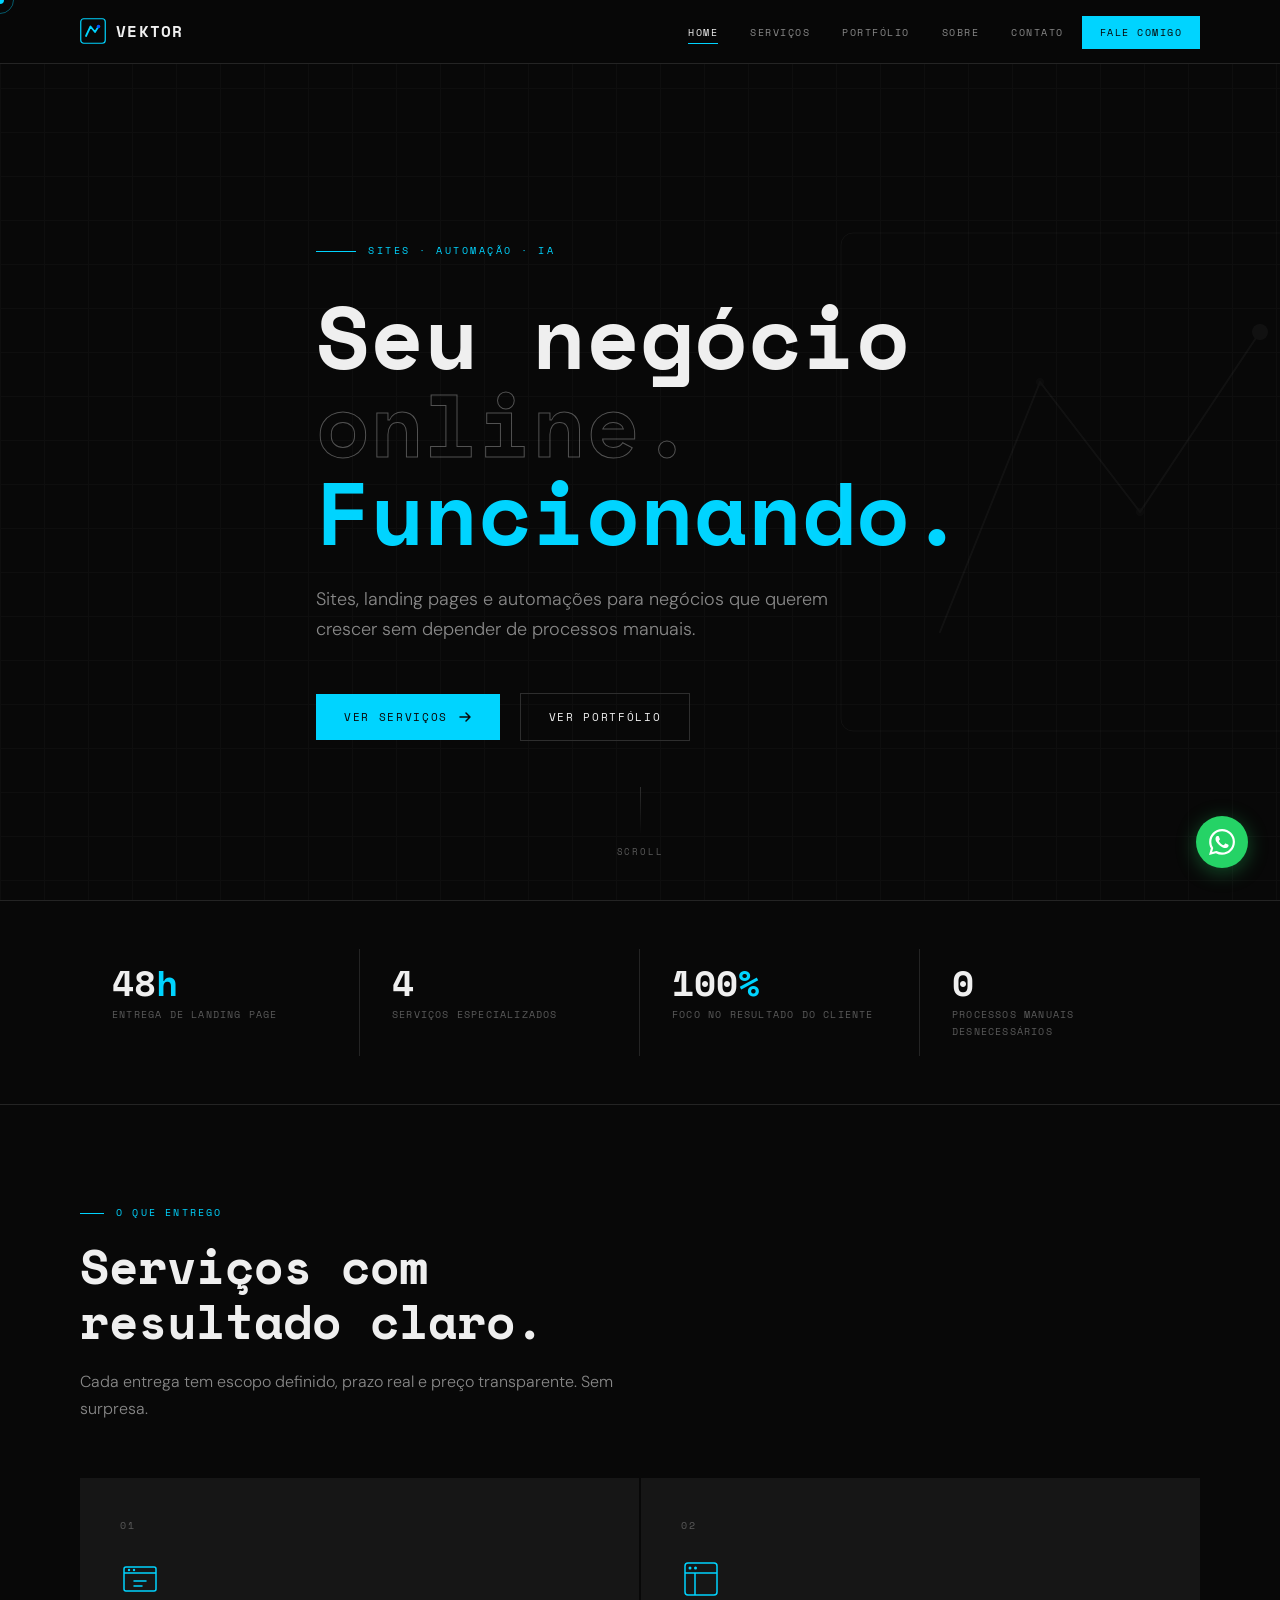
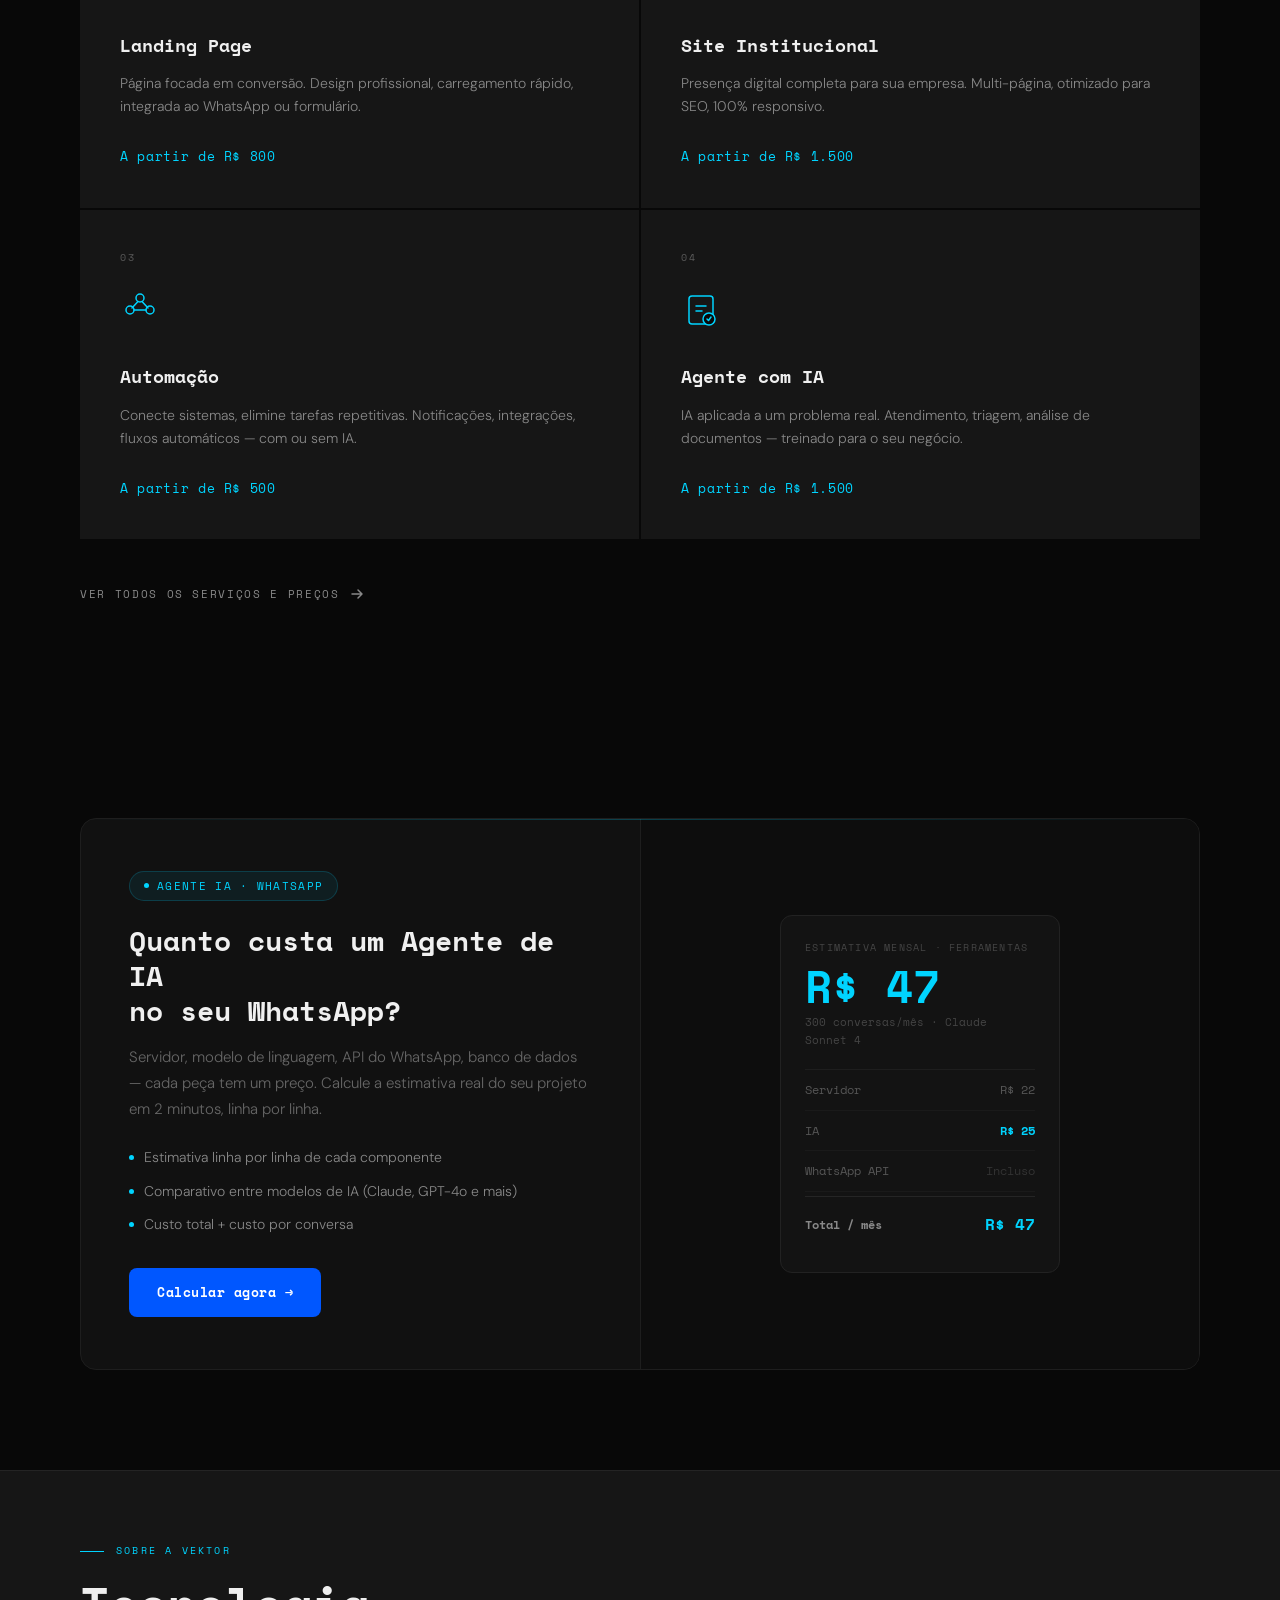
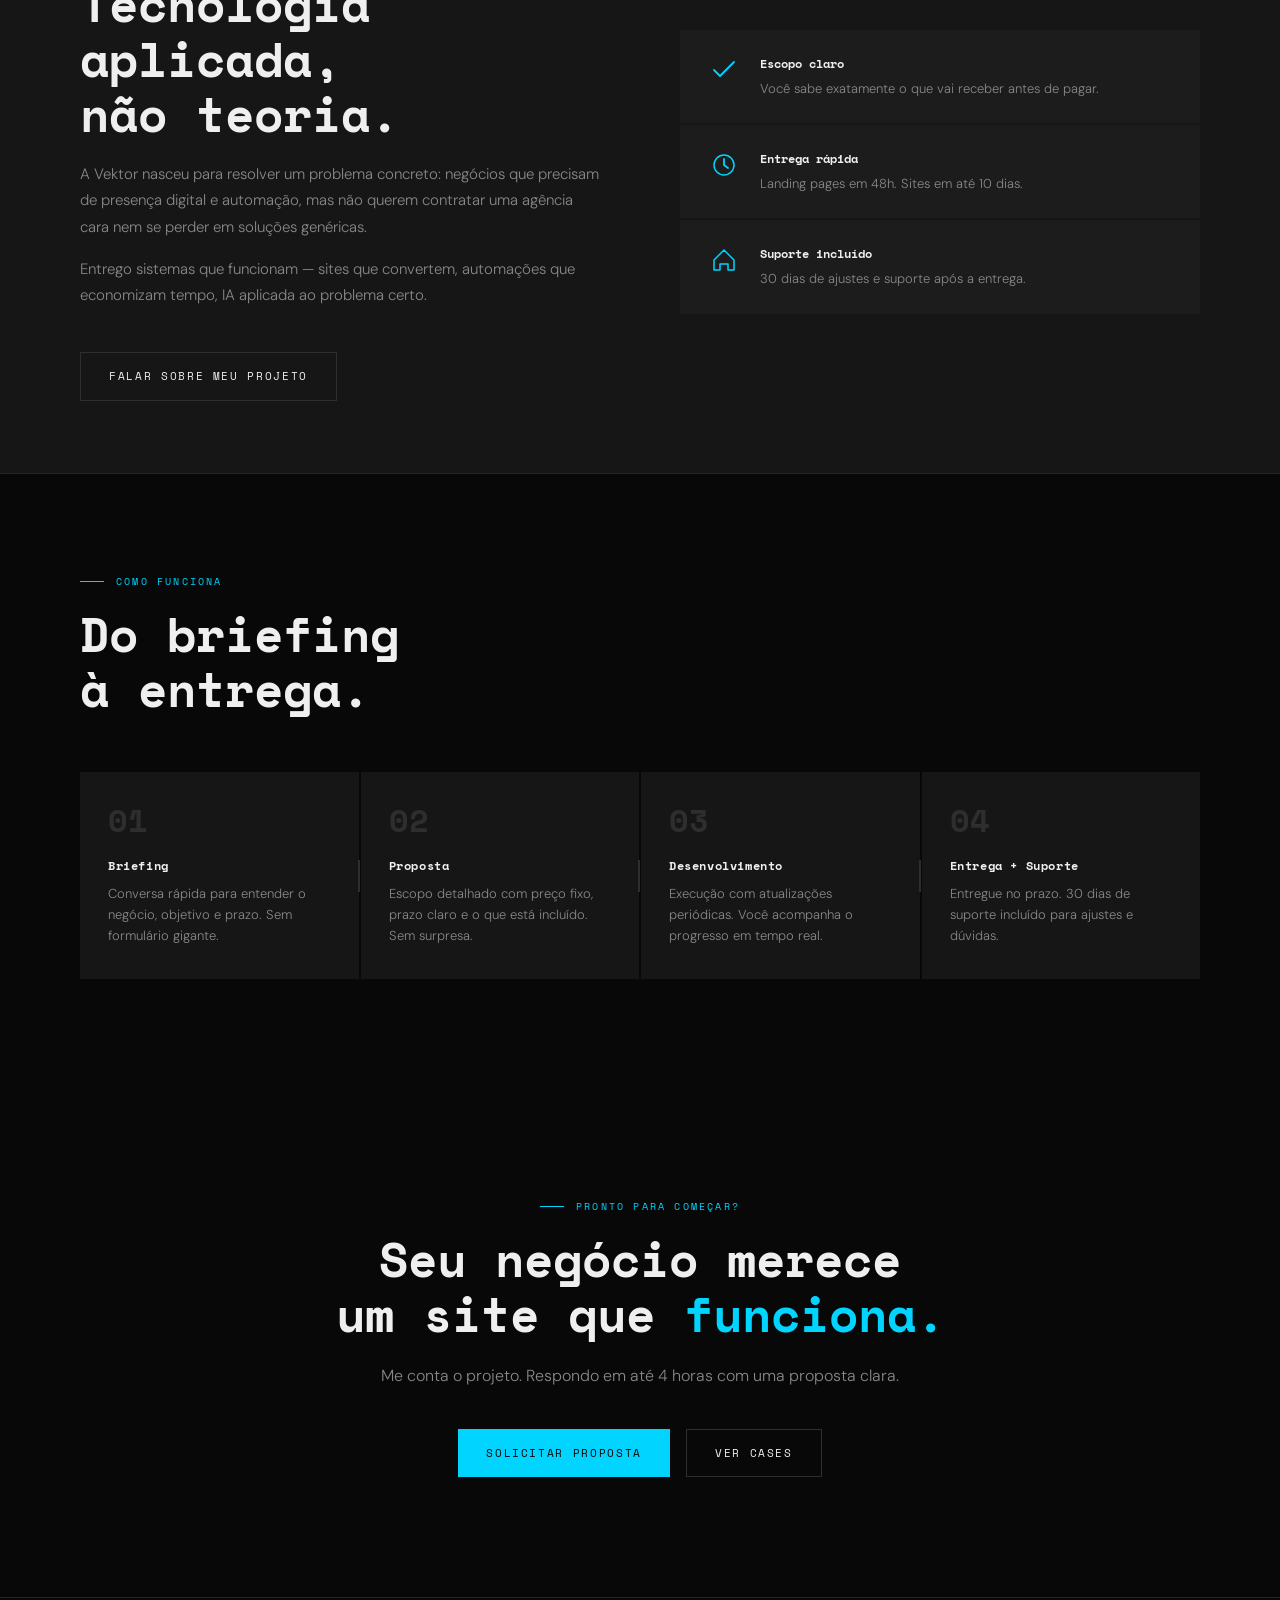
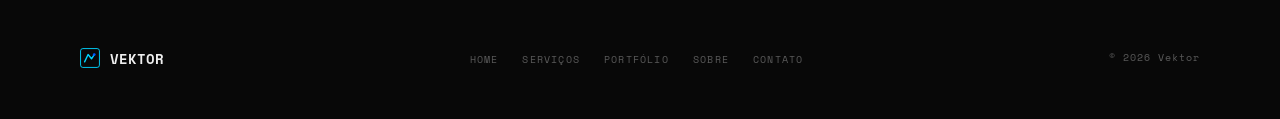
<file: index.html>
<!DOCTYPE html>
<html lang="pt-BR">
<head>
<meta charset="UTF-8">
<meta name="viewport" content="width=device-width, initial-scale=1.0">
<title>Vektor — Sites, Automação e IA</title>
<meta name="description" content="Sites, landing pages e automações para negócios que querem crescer sem depender de processos manuais.">
<style>
/* ─── VEKTOR · Global Styles ─────────────────────────────── */
@import url('https://fonts.googleapis.com/css2?family=Space+Mono:ital,wght@0,400;0,700;1,400&family=DM+Sans:wght@300;400;500;600&display=swap');

:root {
  --black:   #080808;
  --dark:    #111111;
  --panel:   #161616;
  --panel2:  #1c1c1c;
  --border:  #242424;
  --border2: #2e2e2e;
  --white:   #efefef;
  --muted:   #5a5a5a;
  --muted2:  #888888;
  --accent:  #00d4ff;
  --blue:    #0057ff;
  --mono:    'Space Mono', monospace;
  --sans:    'DM Sans', sans-serif;
  --nav-h:   64px;
}

*, *::before, *::after { margin: 0; padding: 0; box-sizing: border-box; }

html { scroll-behavior: smooth; }

body {
  background: var(--black);
  color: var(--white);
  font-family: var(--sans);
  font-weight: 300;
  font-size: 15px;
  line-height: 1.65;
  min-height: 100vh;
  overflow-x: hidden;
  cursor: none;
}

/* ─── CURSOR ─── */
.cursor {
  width: 8px; height: 8px;
  background: var(--accent);
  border-radius: 50%;
  position: fixed;
  pointer-events: none;
  z-index: 9999;
  transition: transform 0.15s ease, opacity 0.15s;
  transform: translate(-50%, -50%);
}
.cursor-ring {
  width: 28px; height: 28px;
  border: 1px solid rgba(0,212,255,0.4);
  border-radius: 50%;
  position: fixed;
  pointer-events: none;
  z-index: 9998;
  transform: translate(-50%, -50%);
  transition: transform 0.08s linear, width 0.2s, height 0.2s, border-color 0.2s;
}
body:has(a:hover) .cursor-ring,
body:has(button:hover) .cursor-ring {
  width: 44px; height: 44px;
  border-color: rgba(0,212,255,0.7);
}

/* ─── GRID TEXTURE ─── */
.grid-bg {
  position: fixed; inset: 0;
  background-image:
    linear-gradient(var(--border) 1px, transparent 1px),
    linear-gradient(90deg, var(--border) 1px, transparent 1px);
  background-size: 44px 44px;
  opacity: 0.22;
  pointer-events: none;
  z-index: 0;
}

/* ─── NAV ─── */
nav {
  position: fixed; top: 0; left: 0; right: 0;
  height: var(--nav-h);
  background: rgba(8,8,8,0.92);
  backdrop-filter: blur(12px);
  -webkit-backdrop-filter: blur(12px);
  border-bottom: 1px solid var(--border);
  z-index: 100;
  display: flex; align-items: center;
}

.nav-inner {
  max-width: 1200px; margin: 0 auto;
  padding: 0 40px;
  width: 100%;
  display: flex; align-items: center; justify-content: space-between;
}

.nav-logo {
  display: flex; align-items: center; gap: 10px;
  text-decoration: none;
}
.nav-logo svg { width: 26px; height: 26px; }
.nav-wordmark {
  font-family: var(--mono);
  font-size: 16px;
  font-weight: 700;
  color: var(--white);
  letter-spacing: 0.08em;
}

.nav-links {
  display: flex; align-items: center; gap: 4px;
  list-style: none;
}
.nav-links a {
  font-family: var(--mono);
  font-size: 10px;
  letter-spacing: 0.15em;
  text-transform: uppercase;
  color: var(--muted2);
  text-decoration: none;
  padding: 8px 14px;
  transition: color 0.2s;
  position: relative;
}
.nav-links a::after {
  content: '';
  position: absolute; bottom: 4px; left: 14px; right: 14px;
  height: 1px;
  background: var(--accent);
  transform: scaleX(0);
  transition: transform 0.2s;
}
.nav-links a:hover { color: var(--white); }
.nav-links a:hover::after,
.nav-links a.active::after { transform: scaleX(1); }
.nav-links a.active { color: var(--white); }

.nav-cta {
  font-family: var(--mono);
  font-size: 10px;
  letter-spacing: 0.15em;
  text-transform: uppercase;
  color: var(--black) !important;
  background: var(--accent);
  padding: 9px 18px !important;
  text-decoration: none;
  transition: background 0.2s !important;
}
.nav-cta:hover { background: var(--white) !important; color: var(--black) !important; }
.nav-cta::after { display: none !important; }

/* ─── HAMBURGER MOBILE ─── */
.nav-toggle {
  display: none;
  flex-direction: column; gap: 5px;
  cursor: pointer; padding: 8px;
}
.nav-toggle span {
  display: block; width: 22px; height: 1.5px;
  background: var(--white);
  transition: transform 0.2s, opacity 0.2s;
}

/* ─── MAIN WRAPPER ─── */
main {
  position: relative; z-index: 1;
  padding-top: var(--nav-h);
}

/* ─── SECTIONS ─── */
.section { padding: 100px 0; }
.section-sm { padding: 64px 0; }

.container {
  max-width: 1200px; margin: 0 auto; padding: 0 40px;
}

/* ─── SECTION LABEL ─── */
.s-label {
  font-family: var(--mono);
  font-size: 10px;
  letter-spacing: 0.22em;
  text-transform: uppercase;
  color: var(--accent);
  margin-bottom: 16px;
  display: flex; align-items: center; gap: 12px;
}
.s-label::before {
  content: '';
  display: block; width: 24px; height: 1px;
  background: var(--accent);
}

.s-title {
  font-family: var(--mono);
  font-size: clamp(28px, 4vw, 48px);
  font-weight: 700;
  line-height: 1.15;
  color: var(--white);
  margin-bottom: 20px;
}

.s-subtitle {
  font-size: 16px;
  font-weight: 300;
  color: var(--muted2);
  max-width: 560px;
  line-height: 1.7;
}

/* ─── DIVIDER ─── */
.divider {
  border: none;
  border-top: 1px solid var(--border);
}

/* ─── BUTTONS ─── */
.btn {
  display: inline-flex; align-items: center; gap: 10px;
  font-family: var(--mono);
  font-size: 11px;
  letter-spacing: 0.15em;
  text-transform: uppercase;
  text-decoration: none;
  padding: 14px 28px;
  transition: all 0.2s;
  cursor: pointer;
  border: none;
}

.btn-primary {
  background: var(--accent);
  color: var(--black);
}
.btn-primary:hover {
  background: var(--white);
  color: var(--black);
}

.btn-outline {
  background: transparent;
  color: var(--white);
  border: 1px solid var(--border2);
}
.btn-outline:hover {
  border-color: var(--accent);
  color: var(--accent);
}

.btn-ghost {
  background: transparent;
  color: var(--muted2);
  padding-left: 0; padding-right: 0;
}
.btn-ghost:hover { color: var(--accent); }
.btn-ghost svg { transition: transform 0.2s; }
.btn-ghost:hover svg { transform: translateX(4px); }

/* ─── WHATSAPP FLOAT ─── */
.wa-float {
  position: fixed;
  bottom: 32px; right: 32px;
  z-index: 200;
  width: 52px; height: 52px;
  background: #25d366;
  border-radius: 50%;
  display: flex; align-items: center; justify-content: center;
  text-decoration: none;
  box-shadow: 0 4px 20px rgba(37,211,102,0.35);
  transition: transform 0.2s, box-shadow 0.2s;
}
.wa-float:hover {
  transform: scale(1.1);
  box-shadow: 0 6px 28px rgba(37,211,102,0.5);
}
.wa-float svg { width: 26px; height: 26px; }

/* ─── FOOTER ─── */
footer {
  border-top: 1px solid var(--border);
  position: relative; z-index: 1;
}

.footer-inner {
  max-width: 1200px; margin: 0 auto; padding: 48px 40px;
  display: flex; align-items: center; justify-content: space-between;
  gap: 24px; flex-wrap: wrap;
}

.footer-logo {
  display: flex; align-items: center; gap: 10px;
  text-decoration: none;
}
.footer-wordmark {
  font-family: var(--mono);
  font-size: 14px; font-weight: 700;
  color: var(--white);
}

.footer-links {
  display: flex; gap: 24px; list-style: none; flex-wrap: wrap;
}
.footer-links a {
  font-family: var(--mono);
  font-size: 10px; letter-spacing: 0.12em;
  text-transform: uppercase;
  color: var(--muted);
  text-decoration: none;
  transition: color 0.2s;
}
.footer-links a:hover { color: var(--accent); }

.footer-copy {
  font-family: var(--mono);
  font-size: 10px; color: var(--muted);
  letter-spacing: 0.1em;
}

/* ─── SCROLL ANIMATIONS ─── */
.reveal {
  opacity: 0;
  transform: translateY(24px);
  transition: opacity 0.6s ease, transform 0.6s ease;
}
.reveal.visible {
  opacity: 1;
  transform: none;
}
.reveal-delay-1 { transition-delay: 0.1s; }
.reveal-delay-2 { transition-delay: 0.2s; }
.reveal-delay-3 { transition-delay: 0.3s; }
.reveal-delay-4 { transition-delay: 0.4s; }

/* ─── TAG ─── */
.tag {
  display: inline-block;
  font-family: var(--mono);
  font-size: 9px; letter-spacing: 0.15em;
  text-transform: uppercase;
  padding: 4px 10px;
  border: 1px solid var(--border2);
  color: var(--muted2);
}
.tag.accent { border-color: var(--accent); color: var(--accent); }

/* ─── RESPONSIVE ─── */
@media (max-width: 768px) {
  .container { padding: 0 24px; }
  .section { padding: 72px 0; }
  .nav-inner { padding: 0 24px; }
  .footer-inner { padding: 32px 24px; }

  .nav-links { display: none; flex-direction: column; gap: 0; }
  .nav-links.open {
    display: flex;
    position: fixed;
    top: var(--nav-h); left: 0; right: 0;
    background: rgba(8,8,8,0.98);
    border-bottom: 1px solid var(--border);
    padding: 16px 0 24px;
  }
  .nav-links.open a { padding: 14px 24px; }
  .nav-toggle { display: flex; }

  .wa-float { bottom: 20px; right: 20px; }

  body { cursor: auto; }
  .cursor, .cursor-ring { display: none; }
}

</style>
<style>
/* ─── HOME SPECIFIC ─── */

/* HERO */
.hero {
  min-height: calc(100vh - var(--nav-h));
  display: flex; flex-direction: column; justify-content: center;
  padding: 80px 0 60px;
  position: relative; overflow: hidden;
}

.hero-eyebrow {
  font-family: var(--mono);
  font-size: 10px; letter-spacing: 0.25em;
  text-transform: uppercase;
  color: var(--accent);
  margin-bottom: 32px;
  display: flex; align-items: center; gap: 12px;
  opacity: 0;
  animation: fadeUp 0.7s ease 0.2s forwards;
}
.hero-eyebrow::before {
  content: '';
  display: block; width: 40px; height: 1px;
  background: var(--accent);
}

.hero-title {
  font-family: var(--mono);
  font-size: clamp(40px, 7vw, 88px);
  font-weight: 700;
  line-height: 1.0;
  color: var(--white);
  margin-bottom: 12px;
  opacity: 0;
  animation: fadeUp 0.7s ease 0.35s forwards;
}

.hero-title .line2 {
  color: transparent;
  -webkit-text-stroke: 1px rgba(255,255,255,0.3);
}

.hero-title .accent-word { color: var(--accent); }

.hero-sub {
  font-size: clamp(15px, 2vw, 18px);
  font-weight: 300;
  color: var(--muted2);
  max-width: 520px;
  margin: 28px 0 48px;
  line-height: 1.7;
  opacity: 0;
  animation: fadeUp 0.7s ease 0.5s forwards;
}

.hero-actions {
  display: flex; align-items: center; gap: 20px; flex-wrap: wrap;
  opacity: 0;
  animation: fadeUp 0.7s ease 0.65s forwards;
}

.hero-scroll {
  position: absolute; bottom: 40px; left: 0; right: 0;
  display: flex; flex-direction: column; align-items: center; gap: 10px;
  opacity: 0;
  animation: fadeIn 1s ease 1.2s forwards;
}
.hero-scroll span {
  font-family: var(--mono); font-size: 9px;
  letter-spacing: 0.2em; text-transform: uppercase;
  color: var(--muted);
}
.scroll-line {
  width: 1px; height: 48px;
  background: linear-gradient(to bottom, var(--border2), transparent);
  animation: scrollPulse 2s ease infinite;
}

/* Hero decorative */
.hero-deco {
  position: absolute; right: -60px; top: 50%;
  transform: translateY(-50%);
  width: 500px; height: 500px;
  opacity: 0.04;
  pointer-events: none;
}

/* STATS */
.stats {
  border-top: 1px solid var(--border);
  border-bottom: 1px solid var(--border);
  padding: 48px 0;
}
.stats-row {
  display: grid;
  grid-template-columns: repeat(4, 1fr);
  gap: 0;
}
.stat-item {
  padding: 16px 32px;
  border-right: 1px solid var(--border);
}
.stat-item:last-child { border-right: none; }
.stat-num {
  font-family: var(--mono);
  font-size: 36px; font-weight: 700;
  color: var(--white);
  line-height: 1;
  margin-bottom: 6px;
}
.stat-num span { color: var(--accent); }
.stat-label {
  font-family: var(--mono);
  font-size: 10px; letter-spacing: 0.12em;
  text-transform: uppercase;
  color: var(--muted);
}

/* SERVICES PREVIEW */
.services-preview {
  display: grid;
  grid-template-columns: repeat(2, 1fr);
  gap: 2px;
  margin-top: 56px;
}
.service-card {
  background: var(--panel);
  padding: 40px;
  position: relative; overflow: hidden;
  transition: background 0.25s;
}
.service-card::before {
  content: '';
  position: absolute; top: 0; left: 0; right: 0;
  height: 2px;
  background: var(--accent);
  transform: scaleX(0);
  transform-origin: left;
  transition: transform 0.3s ease;
}
.service-card:hover { background: var(--panel2); }
.service-card:hover::before { transform: scaleX(1); }

.card-num {
  font-family: var(--mono);
  font-size: 10px; letter-spacing: 0.15em;
  color: var(--muted); margin-bottom: 24px;
}
.card-icon {
  width: 40px; height: 40px;
  margin-bottom: 24px;
}
.card-title {
  font-family: var(--mono);
  font-size: 18px; font-weight: 700;
  color: var(--white); margin-bottom: 12px;
}
.card-desc {
  font-size: 14px; color: var(--muted2);
  line-height: 1.65; margin-bottom: 28px;
}
.card-price {
  font-family: var(--mono);
  font-size: 13px; color: var(--accent);
  letter-spacing: 0.05em;
}

/* ABOUT STRIP */
.about-strip {
  background: var(--panel);
  padding: 72px 0;
  border-top: 1px solid var(--border);
  border-bottom: 1px solid var(--border);
}
.about-grid {
  display: grid; grid-template-columns: 1fr 1fr;
  gap: 80px; align-items: center;
}
.about-text {}
.about-text p {
  font-size: 15px; color: var(--muted2);
  line-height: 1.75; margin-bottom: 16px;
}
.about-text p:last-child { margin-bottom: 0; }

.about-features {
  display: flex; flex-direction: column; gap: 2px;
}
.feature-row {
  display: flex; align-items: flex-start; gap: 20px;
  background: var(--panel2); padding: 24px 28px;
}
.feature-icon {
  width: 32px; height: 32px; flex-shrink: 0;
  color: var(--accent);
}
.feature-text {}
.feature-name {
  font-family: var(--mono); font-size: 12px; font-weight: 700;
  color: var(--white); margin-bottom: 4px;
}
.feature-desc { font-size: 13px; color: var(--muted2); }

/* PROCESS */
.process-steps {
  display: grid; grid-template-columns: repeat(4, 1fr);
  gap: 2px; margin-top: 56px;
}
.step {
  background: var(--panel); padding: 32px 28px;
  position: relative;
}
.step::after {
  content: '';
  position: absolute; top: 50%; right: -1px;
  width: 2px; height: 32px;
  background: var(--border2);
  transform: translateY(-50%);
}
.step:last-child::after { display: none; }
.step-num {
  font-family: var(--mono); font-size: 32px; font-weight: 700;
  color: var(--border2); line-height: 1; margin-bottom: 20px;
}
.step-title {
  font-family: var(--mono); font-size: 12px; font-weight: 700;
  color: var(--white); margin-bottom: 8px; letter-spacing: 0.05em;
}
.step-desc { font-size: 13px; color: var(--muted2); line-height: 1.6; }

/* CTA SECTION */
.cta-section {
  text-align: center; padding: 120px 0;
}
.cta-inner { max-width: 640px; margin: 0 auto; }
.cta-title {
  font-family: var(--mono); font-size: clamp(28px, 4vw, 48px);
  font-weight: 700; line-height: 1.15;
  margin-bottom: 20px;
}
.cta-title .accent { color: var(--accent); }
.cta-sub { font-size: 16px; color: var(--muted2); margin-bottom: 40px; line-height: 1.7; }
.cta-actions { display: flex; gap: 16px; justify-content: center; flex-wrap: wrap; }

/* KEYFRAMES */
@keyframes fadeUp {
  from { opacity: 0; transform: translateY(20px); }
  to   { opacity: 1; transform: none; }
}
@keyframes fadeIn {
  from { opacity: 0; } to { opacity: 1; }
}
@keyframes scrollPulse {
  0%,100% { opacity: 0.3; } 50% { opacity: 1; }
}

/* RESPONSIVE */
@media (max-width: 900px) {
  .stats-row { grid-template-columns: repeat(2, 1fr); }
  .stat-item:nth-child(2) { border-right: none; }
  .stat-item:nth-child(3) { border-top: 1px solid var(--border); }
  .stat-item:nth-child(4) { border-top: 1px solid var(--border); border-right: none; }
  .services-preview { grid-template-columns: 1fr; }
  .about-grid { grid-template-columns: 1fr; gap: 40px; }
  .process-steps { grid-template-columns: repeat(2, 1fr); }
  .step::after { display: none; }
  .hero-deco { display: none; }
}
@media (max-width: 600px) {
  .stats-row { grid-template-columns: 1fr 1fr; }
  .process-steps { grid-template-columns: 1fr; }
}
</style>
</head>
<body>

<div class="grid-bg"></div>
<div class="cursor"></div>
<div class="cursor-ring"></div>

<!-- NAV -->
<nav>
  <div class="nav-inner">
    <a href="index.html" class="nav-logo">
      <svg viewBox="0 0 26 26" fill="none">
        <rect x="0.75" y="0.75" width="24.5" height="24.5" rx="3" stroke="#00d4ff" stroke-width="1.2"/>
        <path d="M6 18L10.5 8.5L15 14L18.5 8.5" stroke="#00d4ff" stroke-width="1.8" stroke-linecap="round" stroke-linejoin="round"/>
        <circle cx="18.5" cy="8.5" r="1.8" fill="#0057ff"/>
      </svg>
      <span class="nav-wordmark">VEKTOR</span>
    </a>
    <ul class="nav-links" id="navLinks">
      <li><a href="index.html" class="active">Home</a></li>
      <li><a href="servicos.html">Serviços</a></li>
      <li><a href="portfolio.html">Portfólio</a></li>
      <li><a href="sobre.html">Sobre</a></li>
      <li><a href="contato.html">Contato</a></li>
      <li><a href="contato.html" class="nav-cta">Fale Comigo</a></li>
    </ul>
    <div class="nav-toggle" id="navToggle" onclick="toggleNav()">
      <span></span><span></span><span></span>
    </div>
  </div>
</nav>

<!-- MAIN -->
<main>

  <!-- HERO -->
  <section class="hero">
    <div class="container">
      <div class="hero-eyebrow">Sites · Automação · IA</div>
      <h1 class="hero-title">
        Seu negócio<br>
        <span class="line2">online.</span><br>
        <span class="accent-word">Funcionando.</span>
      </h1>
      <p class="hero-sub">
        Sites, landing pages e automações para negócios que querem crescer sem depender de processos manuais.
      </p>
      <div class="hero-actions">
        <a href="servicos.html" class="btn btn-primary">
          Ver Serviços
          <svg width="14" height="14" viewBox="0 0 14 14" fill="none"><path d="M2 7h10M8 3l4 4-4 4" stroke="currentColor" stroke-width="1.5" stroke-linecap="round" stroke-linejoin="round"/></svg>
        </a>
        <a href="portfolio.html" class="btn btn-outline">Ver Portfólio</a>
      </div>
    </div>

    <!-- Deco SVG -->
    <svg class="hero-deco" viewBox="0 0 500 500" fill="none" xmlns="http://www.w3.org/2000/svg">
      <rect x="1" y="1" width="498" height="498" rx="12" stroke="white" stroke-width="1"/>
      <path d="M100 400L200 150L300 280L420 100" stroke="white" stroke-width="2" stroke-linecap="round" stroke-linejoin="round"/>
      <circle cx="420" cy="100" r="8" fill="white"/>
      <circle cx="200" cy="150" r="4" fill="white" opacity="0.5"/>
      <circle cx="300" cy="280" r="4" fill="white" opacity="0.5"/>
    </svg>

    <div class="hero-scroll">
      <div class="scroll-line"></div>
      <span>Scroll</span>
    </div>
  </section>

  <!-- STATS -->
  <div class="stats">
    <div class="container">
      <div class="stats-row">
        <div class="stat-item reveal">
          <div class="stat-num">48<span>h</span></div>
          <div class="stat-label">Entrega de landing page</div>
        </div>
        <div class="stat-item reveal reveal-delay-1">
          <div class="stat-num">4</div>
          <div class="stat-label">Serviços especializados</div>
        </div>
        <div class="stat-item reveal reveal-delay-2">
          <div class="stat-num">100<span>%</span></div>
          <div class="stat-label">Foco no resultado do cliente</div>
        </div>
        <div class="stat-item reveal reveal-delay-3">
          <div class="stat-num">0</div>
          <div class="stat-label">Processos manuais desnecessários</div>
        </div>
      </div>
    </div>
  </div>

  <!-- SERVICES PREVIEW -->
  <section class="section">
    <div class="container">
      <div class="s-label reveal">O que entrego</div>
      <h2 class="s-title reveal">Serviços com<br>resultado claro.</h2>
      <p class="s-subtitle reveal">Cada entrega tem escopo definido, prazo real e preço transparente. Sem surpresa.</p>

      <div class="services-preview">
        <div class="service-card reveal">
          <div class="card-num">01</div>
          <svg class="card-icon" viewBox="0 0 40 40" fill="none">
            <rect x="4" y="8" width="32" height="24" rx="2" stroke="#00d4ff" stroke-width="1.5"/>
            <path d="M4 14h32" stroke="#00d4ff" stroke-width="1.5"/>
            <circle cx="9" cy="11" r="1.2" fill="#00d4ff"/>
            <circle cx="14" cy="11" r="1.2" fill="#00d4ff"/>
            <path d="M14 22h12M14 27h8" stroke="#00d4ff" stroke-width="1.5" stroke-linecap="round"/>
          </svg>
          <div class="card-title">Landing Page</div>
          <div class="card-desc">Página focada em conversão. Design profissional, carregamento rápido, integrada ao WhatsApp ou formulário.</div>
          <div class="card-price">A partir de R$ 800</div>
        </div>

        <div class="service-card reveal reveal-delay-1">
          <div class="card-num">02</div>
          <svg class="card-icon" viewBox="0 0 40 40" fill="none">
            <rect x="4" y="4" width="32" height="32" rx="3" stroke="#00d4ff" stroke-width="1.5"/>
            <path d="M4 14h32M14 14v22" stroke="#00d4ff" stroke-width="1.5"/>
            <circle cx="9" cy="9" r="1.5" fill="#00d4ff"/>
            <circle cx="14.5" cy="9" r="1.5" fill="#00d4ff"/>
          </svg>
          <div class="card-title">Site Institucional</div>
          <div class="card-desc">Presença digital completa para sua empresa. Multi-página, otimizado para SEO, 100% responsivo.</div>
          <div class="card-price">A partir de R$ 1.500</div>
        </div>

        <div class="service-card reveal reveal-delay-2">
          <div class="card-num">03</div>
          <svg class="card-icon" viewBox="0 0 40 40" fill="none">
            <circle cx="10" cy="20" r="4" stroke="#00d4ff" stroke-width="1.5"/>
            <circle cx="30" cy="20" r="4" stroke="#00d4ff" stroke-width="1.5"/>
            <circle cx="20" cy="8" r="4" stroke="#00d4ff" stroke-width="1.5"/>
            <path d="M14 20h12M22 11.5l6 6.5M18 11.5l-6 6.5" stroke="#00d4ff" stroke-width="1.5" stroke-linecap="round"/>
          </svg>
          <div class="card-title">Automação</div>
          <div class="card-desc">Conecte sistemas, elimine tarefas repetitivas. Notificações, integrações, fluxos automáticos — com ou sem IA.</div>
          <div class="card-price">A partir de R$ 500</div>
        </div>

        <div class="service-card reveal reveal-delay-3">
          <div class="card-num">04</div>
          <svg class="card-icon" viewBox="0 0 40 40" fill="none">
            <rect x="8" y="6" width="24" height="28" rx="3" stroke="#00d4ff" stroke-width="1.5"/>
            <path d="M15 16h10M15 21h6" stroke="#00d4ff" stroke-width="1.5" stroke-linecap="round"/>
            <circle cx="28" cy="29" r="6" fill="#0a0a0a" stroke="#00d4ff" stroke-width="1.5"/>
            <path d="M26 29l1.5 1.5L30 27" stroke="#00d4ff" stroke-width="1.5" stroke-linecap="round" stroke-linejoin="round"/>
          </svg>
          <div class="card-title">Agente com IA</div>
          <div class="card-desc">IA aplicada a um problema real. Atendimento, triagem, análise de documentos — treinado para o seu negócio.</div>
          <div class="card-price">A partir de R$ 1.500</div>
        </div>
      </div>

      <div style="margin-top:32px;">
        <a href="servicos.html" class="btn btn-ghost reveal">
          Ver todos os serviços e preços
          <svg width="14" height="14" viewBox="0 0 14 14" fill="none"><path d="M2 7h10M8 3l4 4-4 4" stroke="currentColor" stroke-width="1.5" stroke-linecap="round" stroke-linejoin="round"/></svg>
        </a>
      </div>
    </div>
  </section>
  
  <!--CALCULADORA -->
  
<section class="tools-section">
  <div class="container">
    <div class="tools-card">
      <div class="tools-card-inner">
 
        <div class="tools-card-content">
          <div class="tools-tag">Agente IA · WhatsApp</div>
          <h2 class="tools-card-title">Quanto custa um Agente de IA<br>no seu WhatsApp?</h2>
          <p class="tools-card-desc">
            Servidor, modelo de linguagem, API do WhatsApp, banco de dados —
            cada peça tem um preço. Calcule a estimativa real do seu projeto
            em 2 minutos, linha por linha.
          </p>
          <div class="tools-card-items">
            <div class="tools-item">
              <span class="tools-item-dot"></span>
              Estimativa linha por linha de cada componente
            </div>
            <div class="tools-item">
              <span class="tools-item-dot"></span>
              Comparativo entre modelos de IA (Claude, GPT-4o e mais)
            </div>
            <div class="tools-item">
              <span class="tools-item-dot"></span>
              Custo total + custo por conversa
            </div>
          </div>
          <a href="https://calculadora.vektordev.com.br/" target="_blank" class="tools-btn">
            Calcular agora →
          </a>
        </div>
 
        <div class="tools-card-visual">
          <div class="tools-preview">
            <div class="tools-preview-label">Estimativa mensal · ferramentas</div>
            <div class="tools-preview-total">R$ 47</div>
            <div class="tools-preview-sub">300 conversas/mês · Claude Sonnet 4</div>
            <div class="tools-preview-rows">
              <div class="tools-preview-row">
                <span>Servidor</span><span>R$ 22</span>
              </div>
              <div class="tools-preview-row">
                <span>IA</span><span class="tpr-cyan">R$ 25</span>
              </div>
              <div class="tools-preview-row">
                <span>WhatsApp API</span><span class="tpr-muted">Incluso</span>
              </div>
              <div class="tools-preview-row tpr-total">
                <span>Total / mês</span><span class="tpr-cyan">R$ 47</span>
              </div>
            </div>
          </div>
        </div>
 
      </div>
    </div>
  </div>
</section>
 
<style>
.tools-section {
  padding: 100px 0;
}
.tools-card {
  background: #111;
  border: 1px solid #1e1e1e;
  border-radius: 16px;
  overflow: hidden;
  position: relative;
}
.tools-card::before {
  content: '';
  position: absolute;
  top: 0; left: 0; right: 0;
  height: 1px;
  background: linear-gradient(90deg, transparent, rgba(0,212,255,.25), transparent);
}
.tools-card-inner {
  display: grid;
  grid-template-columns: 1fr 1fr;
}
@media (max-width: 768px) {
  .tools-card-inner { grid-template-columns: 1fr; }
}
.tools-card-content {
  padding: 52px 48px;
}
@media (max-width: 768px) {
  .tools-card-content { padding: 36px 28px; }
}
.tools-tag {
  display: inline-flex;
  align-items: center;
  gap: 8px;
  font-family: 'Space Mono', monospace;
  font-size: 11px;
  color: #00d4ff;
  letter-spacing: .12em;
  text-transform: uppercase;
  background: rgba(0,212,255,.07);
  border: 1px solid rgba(0,212,255,.18);
  border-radius: 100px;
  padding: 5px 14px;
  margin-bottom: 22px;
}
.tools-tag::before {
  content: '';
  width: 5px; height: 5px;
  border-radius: 50%;
  background: #00d4ff;
  animation: toolsPulse 2s ease infinite;
}
@keyframes toolsPulse { 0%,100%{opacity:1} 50%{opacity:.3} }
.tools-card-title {
  font-family: 'Space Mono', monospace;
  font-size: clamp(20px, 2.5vw, 28px);
  font-weight: 700;
  color: #f0f0f0;
  line-height: 1.25;
  margin-bottom: 16px;
}
.tools-card-desc {
  font-size: 15px;
  color: #666;
  line-height: 1.75;
  margin-bottom: 24px;
}
.tools-card-items {
  margin-bottom: 32px;
  display: flex;
  flex-direction: column;
  gap: 10px;
}
.tools-item {
  display: flex;
  align-items: center;
  gap: 10px;
  font-size: 14px;
  color: #888;
}
.tools-item-dot {
  width: 5px; height: 5px;
  border-radius: 50%;
  background: #00d4ff;
  flex-shrink: 0;
}
.tools-btn {
  display: inline-flex !important;
  align-items: center;
  gap: 8px;
  background: #0057ff !important;
  color: #fff !important;
  font-family: 'Space Mono', monospace !important;
  font-size: 13px !important;
  font-weight: 700 !important;
  letter-spacing: .04em;
  padding: 14px 28px;
  border-radius: 8px;
  text-decoration: none !important;
  border: none;
  cursor: pointer;
  transition: background .15s, transform .15s, box-shadow .15s;
}
.tools-btn:hover {
  background: #1668ff !important;
  color: #fff !important;
  text-decoration: none !important;
  transform: translateY(-1px);
  box-shadow: 0 8px 24px rgba(0,87,255,.35);
}
.tools-card-visual {
  background: #0d0d0d;
  border-left: 1px solid #1e1e1e;
  display: flex;
  align-items: center;
  justify-content: center;
  padding: 48px 40px;
}
@media (max-width: 768px) {
  .tools-card-visual {
    border-left: none;
    border-top: 1px solid #1e1e1e;
    padding: 32px 28px;
  }
}
.tools-preview {
  width: 100%;
  max-width: 280px;
  background: #131313;
  border: 1px solid #222;
  border-radius: 12px;
  padding: 24px;
}
.tools-preview-label {
  font-family: 'Space Mono', monospace;
  font-size: 10px;
  text-transform: uppercase;
  letter-spacing: .12em;
  color: #444;
  margin-bottom: 8px;
}
.tools-preview-total {
  font-family: 'Space Mono', monospace;
  font-size: 44px;
  font-weight: 700;
  color: #00d4ff;
  line-height: 1;
  margin-bottom: 4px;
}
.tools-preview-sub {
  font-family: 'Space Mono', monospace;
  font-size: 11px;
  color: #444;
  margin-bottom: 20px;
}
.tools-preview-rows {
  border-top: 1px solid #1e1e1e;
}
.tools-preview-row {
  display: flex;
  justify-content: space-between;
  align-items: center;
  padding: 10px 0;
  border-bottom: 1px solid #1a1a1a;
  font-family: 'Space Mono', monospace;
  font-size: 12px;
  color: #555;
}
.tools-preview-row .tpr-cyan { color: #00d4ff; font-weight: 700; }
.tools-preview-row .tpr-muted { color: #333; }
.tools-preview-row.tpr-total {
  border-bottom: none;
  border-top: 1px solid #252525;
  padding-top: 14px;
  margin-top: 4px;
  color: #888;
  font-weight: 700;
}
.tools-preview-row.tpr-total .tpr-cyan { font-size: 16px; }
</style>

  
  <!-- ABOUT STRIP -->
  <div class="about-strip">
    <div class="container">
      <div class="about-grid">
        <div class="about-text">
          <div class="s-label reveal">Sobre a Vektor</div>
          <h2 class="s-title reveal">Tecnologia aplicada,<br>não teoria.</h2>
          <p class="reveal">
            A Vektor nasceu para resolver um problema concreto: negócios que precisam de presença digital e automação, mas não querem contratar uma agência cara nem se perder em soluções genéricas.
          </p>
          <p class="reveal">
            Entrego sistemas que funcionam — sites que convertem, automações que economizam tempo, IA aplicada ao problema certo.
          </p>
          <a href="contato.html" class="btn btn-outline reveal" style="margin-top: 28px;">Falar sobre meu projeto</a>
        </div>
        <div class="about-features reveal">
          <div class="feature-row">
            <svg class="feature-icon" viewBox="0 0 32 32" fill="none">
              <path d="M6 16l6 6 14-14" stroke="#00d4ff" stroke-width="1.8" stroke-linecap="round" stroke-linejoin="round"/>
            </svg>
            <div class="feature-text">
              <div class="feature-name">Escopo claro</div>
              <div class="feature-desc">Você sabe exatamente o que vai receber antes de pagar.</div>
            </div>
          </div>
          <div class="feature-row">
            <svg class="feature-icon" viewBox="0 0 32 32" fill="none">
              <circle cx="16" cy="16" r="10" stroke="#00d4ff" stroke-width="1.5"/>
              <path d="M16 10v6l4 3" stroke="#00d4ff" stroke-width="1.8" stroke-linecap="round"/>
            </svg>
            <div class="feature-text">
              <div class="feature-name">Entrega rápida</div>
              <div class="feature-desc">Landing pages em 48h. Sites em até 10 dias.</div>
            </div>
          </div>
          <div class="feature-row">
            <svg class="feature-icon" viewBox="0 0 32 32" fill="none">
              <path d="M6 26V16l10-10 10 10v10H20v-6h-8v6H6z" stroke="#00d4ff" stroke-width="1.5" stroke-linejoin="round"/>
            </svg>
            <div class="feature-text">
              <div class="feature-name">Suporte incluído</div>
              <div class="feature-desc">30 dias de ajustes e suporte após a entrega.</div>
            </div>
          </div>
        </div>
      </div>
    </div>
  </div>

  <!-- PROCESS -->
  <section class="section">
    <div class="container">
      <div class="s-label reveal">Como funciona</div>
      <h2 class="s-title reveal">Do briefing<br>à entrega.</h2>

      <div class="process-steps">
        <div class="step reveal">
          <div class="step-num">01</div>
          <div class="step-title">Briefing</div>
          <div class="step-desc">Conversa rápida para entender o negócio, objetivo e prazo. Sem formulário gigante.</div>
        </div>
        <div class="step reveal reveal-delay-1">
          <div class="step-num">02</div>
          <div class="step-title">Proposta</div>
          <div class="step-desc">Escopo detalhado com preço fixo, prazo claro e o que está incluído. Sem surpresa.</div>
        </div>
        <div class="step reveal reveal-delay-2">
          <div class="step-num">03</div>
          <div class="step-title">Desenvolvimento</div>
          <div class="step-desc">Execução com atualizações periódicas. Você acompanha o progresso em tempo real.</div>
        </div>
        <div class="step reveal reveal-delay-3">
          <div class="step-num">04</div>
          <div class="step-title">Entrega + Suporte</div>
          <div class="step-desc">Entregue no prazo. 30 dias de suporte incluído para ajustes e dúvidas.</div>
        </div>
      </div>
    </div>
  </section>

  <!-- CTA -->
  <section class="cta-section">
    <div class="container">
      <div class="cta-inner">
        <div class="s-label reveal" style="justify-content:center;">Pronto para começar?</div>
        <h2 class="cta-title reveal">Seu negócio merece<br>um site que<span class="accent"> funciona.</span></h2>
        <p class="cta-sub reveal">Me conta o projeto. Respondo em até 4 horas com uma proposta clara.</p>
        <div class="cta-actions reveal">
          <a href="contato.html" class="btn btn-primary">Solicitar Proposta</a>
          <a href="portfolio.html" class="btn btn-outline">Ver Cases</a>
        </div>
      </div>
    </div>
  </section>

</main>

<!-- FOOTER -->
<footer>
  <div class="footer-inner">
    <a href="index.html" class="footer-logo">
      <svg width="20" height="20" viewBox="0 0 26 26" fill="none">
        <rect x="0.75" y="0.75" width="24.5" height="24.5" rx="3" stroke="#00d4ff" stroke-width="1.2"/>
        <path d="M6 18L10.5 8.5L15 14L18.5 8.5" stroke="#00d4ff" stroke-width="1.8" stroke-linecap="round" stroke-linejoin="round"/>
        <circle cx="18.5" cy="8.5" r="1.8" fill="#0057ff"/>
      </svg>
      <span class="footer-wordmark">VEKTOR</span>
    </a>
    <ul class="footer-links">
      <li><a href="index.html" class="active">Home</a></li>
      <li><a href="servicos.html">Serviços</a></li>
      <li><a href="portfolio.html">Portfólio</a></li>
      <li><a href="sobre.html">Sobre</a></li>
      <li><a href="contato.html">Contato</a></li>
    </ul>
    <span class="footer-copy">© 2026 Vektor</span>
  </div>
</footer>

<!-- WHATSAPP -->
<a href="https://wa.me/5511953914167?text=Olá!%20Vim%20pelo%20site%20da%20Vektor%20e%20quero%20saber%20mais." target="_blank" class="wa-float" title="Falar no WhatsApp">
  <svg viewBox="0 0 24 24" fill="white"><path d="M17.472 14.382c-.297-.149-1.758-.867-2.03-.967-.273-.099-.471-.148-.67.15-.197.297-.767.966-.94 1.164-.173.199-.347.223-.644.075-.297-.15-1.255-.463-2.39-1.475-.883-.788-1.48-1.761-1.653-2.059-.173-.297-.018-.458.13-.606.134-.133.298-.347.446-.52.149-.174.198-.298.298-.497.099-.198.05-.371-.025-.52-.075-.149-.669-1.612-.916-2.207-.242-.579-.487-.5-.669-.51-.173-.008-.371-.01-.57-.01-.198 0-.52.074-.792.372-.272.297-1.04 1.016-1.04 2.479 0 1.462 1.065 2.875 1.213 3.074.149.198 2.096 3.2 5.077 4.487.709.306 1.262.489 1.694.625.712.227 1.36.195 1.871.118.571-.085 1.758-.719 2.006-1.413.248-.694.248-1.289.173-1.413-.074-.124-.272-.198-.57-.347m-5.421 7.403h-.004a9.87 9.87 0 01-5.031-1.378l-.361-.214-3.741.982.998-3.648-.235-.374a9.86 9.86 0 01-1.51-5.26c.001-5.45 4.436-9.884 9.888-9.884 2.64 0 5.122 1.03 6.988 2.898a9.825 9.825 0 012.893 6.994c-.003 5.45-4.437 9.884-9.885 9.884m8.413-18.297A11.815 11.815 0 0012.05 0C5.495 0 .16 5.335.157 11.892c0 2.096.547 4.142 1.588 5.945L.057 24l6.305-1.654a11.882 11.882 0 005.683 1.448h.005c6.554 0 11.89-5.335 11.893-11.893a11.821 11.821 0 00-3.48-8.413z"/></svg>
</a>

<script>
// Cursor
const cursor = document.querySelector('.cursor');
const ring = document.querySelector('.cursor-ring');
let mx = 0, my = 0, rx = 0, ry = 0;
document.addEventListener('mousemove', e => { mx = e.clientX; my = e.clientY; });
function animCursor() {
  cursor.style.left = mx + 'px'; cursor.style.top = my + 'px';
  rx += (mx - rx) * 0.12; ry += (my - ry) * 0.12;
  ring.style.left = rx + 'px'; ring.style.top = ry + 'px';
  requestAnimationFrame(animCursor);
}
animCursor();

// Nav toggle
function toggleNav() {
  document.getElementById('navLinks').classList.toggle('open');
}

// Scroll reveal
const observer = new IntersectionObserver(entries => {
  entries.forEach(e => { if (e.isIntersecting) e.target.classList.add('visible'); });
}, { threshold: 0.12 });
document.querySelectorAll('.reveal').forEach(el => observer.observe(el));
</script>
</body>
</html>
</file>
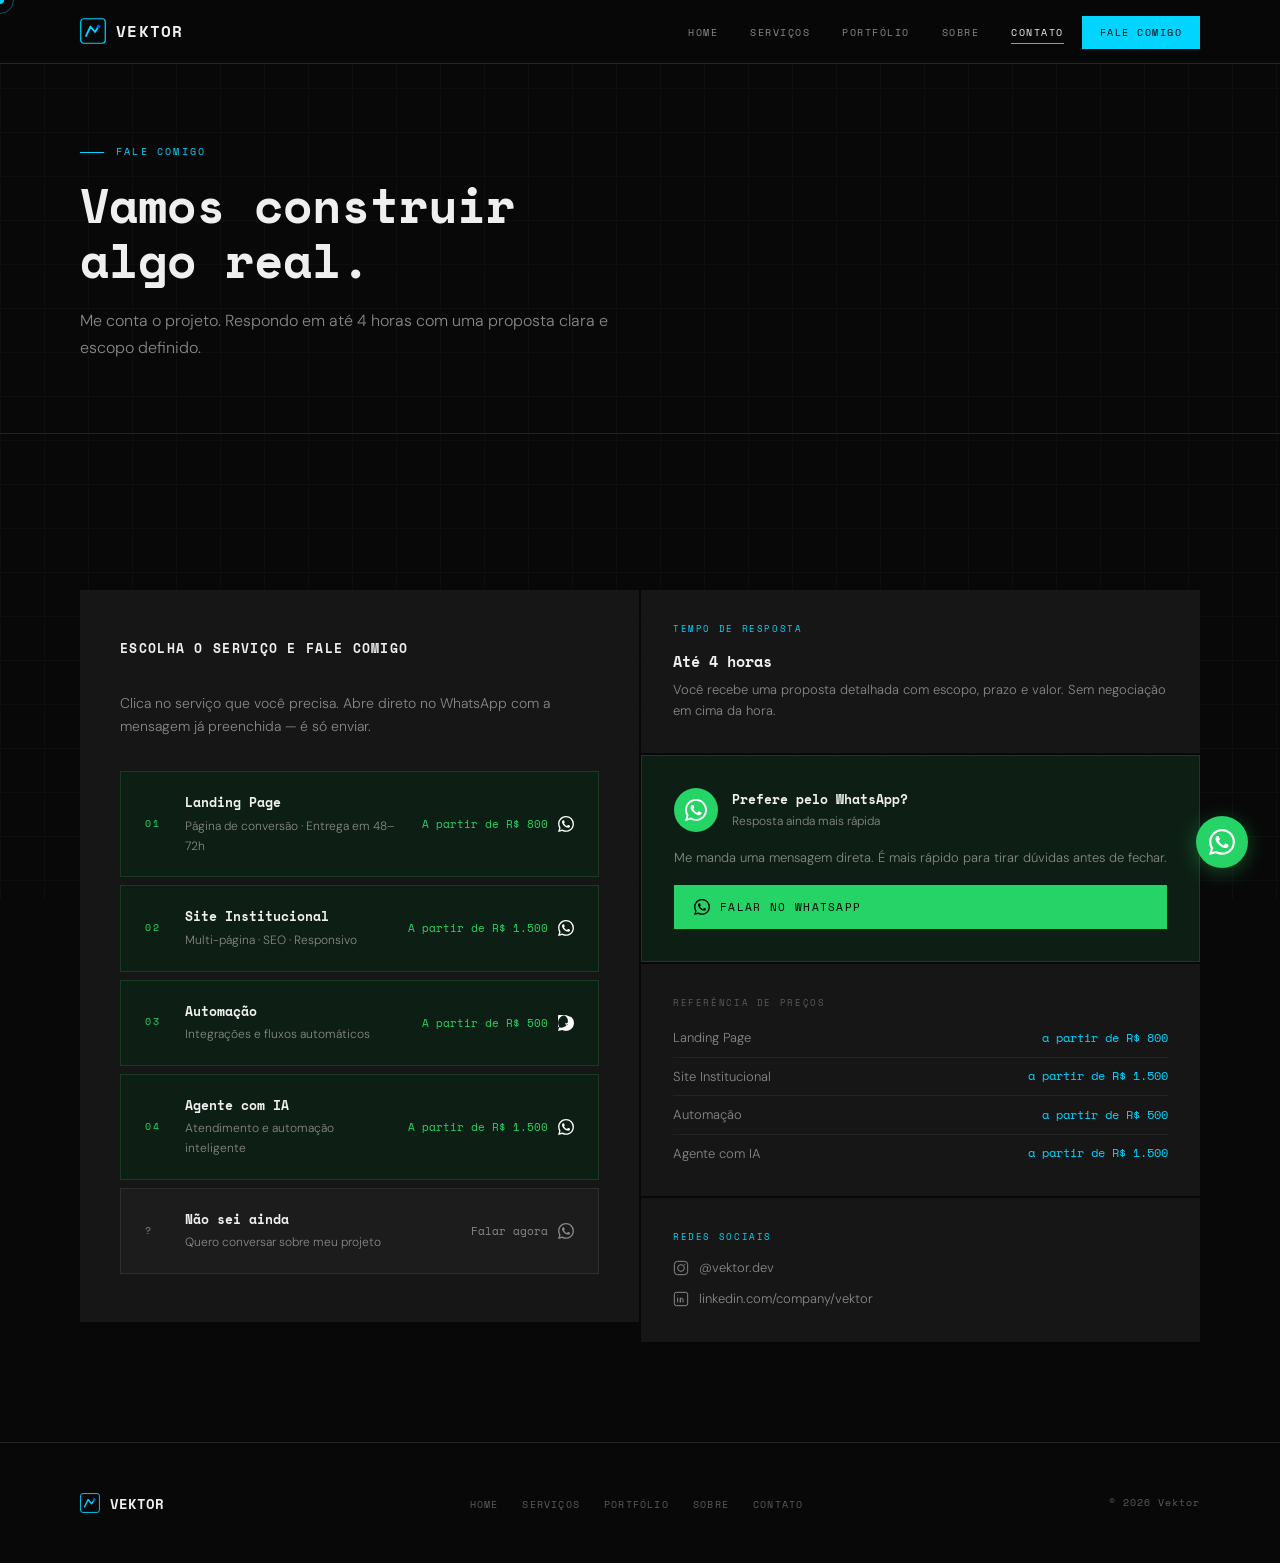
<file: contato.html>
<!DOCTYPE html>
<html lang="pt-BR">
<head>
<meta charset="UTF-8">
<meta name="viewport" content="width=device-width, initial-scale=1.0">
<title>Contato — Vektor</title>
<meta name="description" content="Me conta o projeto. Respondo em até 4 horas com uma proposta clara.">
<style>
/* ─── VEKTOR · Global Styles ─────────────────────────────── */
@import url('https://fonts.googleapis.com/css2?family=Space+Mono:ital,wght@0,400;0,700;1,400&family=DM+Sans:wght@300;400;500;600&display=swap');

:root {
  --black:   #080808;
  --dark:    #111111;
  --panel:   #161616;
  --panel2:  #1c1c1c;
  --border:  #242424;
  --border2: #2e2e2e;
  --white:   #efefef;
  --muted:   #5a5a5a;
  --muted2:  #888888;
  --accent:  #00d4ff;
  --blue:    #0057ff;
  --mono:    'Space Mono', monospace;
  --sans:    'DM Sans', sans-serif;
  --nav-h:   64px;
}

*, *::before, *::after { margin: 0; padding: 0; box-sizing: border-box; }

html { scroll-behavior: smooth; }

body {
  background: var(--black);
  color: var(--white);
  font-family: var(--sans);
  font-weight: 300;
  font-size: 15px;
  line-height: 1.65;
  min-height: 100vh;
  overflow-x: hidden;
  cursor: none;
}

/* ─── CURSOR ─── */
.cursor {
  width: 8px; height: 8px;
  background: var(--accent);
  border-radius: 50%;
  position: fixed;
  pointer-events: none;
  z-index: 9999;
  transition: transform 0.15s ease, opacity 0.15s;
  transform: translate(-50%, -50%);
}
.cursor-ring {
  width: 28px; height: 28px;
  border: 1px solid rgba(0,212,255,0.4);
  border-radius: 50%;
  position: fixed;
  pointer-events: none;
  z-index: 9998;
  transform: translate(-50%, -50%);
  transition: transform 0.08s linear, width 0.2s, height 0.2s, border-color 0.2s;
}
body:has(a:hover) .cursor-ring,
body:has(button:hover) .cursor-ring {
  width: 44px; height: 44px;
  border-color: rgba(0,212,255,0.7);
}

/* ─── GRID TEXTURE ─── */
.grid-bg {
  position: fixed; inset: 0;
  background-image:
    linear-gradient(var(--border) 1px, transparent 1px),
    linear-gradient(90deg, var(--border) 1px, transparent 1px);
  background-size: 44px 44px;
  opacity: 0.22;
  pointer-events: none;
  z-index: 0;
}

/* ─── NAV ─── */
nav {
  position: fixed; top: 0; left: 0; right: 0;
  height: var(--nav-h);
  background: rgba(8,8,8,0.92);
  backdrop-filter: blur(12px);
  -webkit-backdrop-filter: blur(12px);
  border-bottom: 1px solid var(--border);
  z-index: 100;
  display: flex; align-items: center;
}

.nav-inner {
  max-width: 1200px; margin: 0 auto;
  padding: 0 40px;
  width: 100%;
  display: flex; align-items: center; justify-content: space-between;
}

.nav-logo {
  display: flex; align-items: center; gap: 10px;
  text-decoration: none;
}
.nav-logo svg { width: 26px; height: 26px; }
.nav-wordmark {
  font-family: var(--mono);
  font-size: 16px;
  font-weight: 700;
  color: var(--white);
  letter-spacing: 0.08em;
}

.nav-links {
  display: flex; align-items: center; gap: 4px;
  list-style: none;
}
.nav-links a {
  font-family: var(--mono);
  font-size: 10px;
  letter-spacing: 0.15em;
  text-transform: uppercase;
  color: var(--muted2);
  text-decoration: none;
  padding: 8px 14px;
  transition: color 0.2s;
  position: relative;
}
.nav-links a::after {
  content: '';
  position: absolute; bottom: 4px; left: 14px; right: 14px;
  height: 1px;
  background: var(--accent);
  transform: scaleX(0);
  transition: transform 0.2s;
}
.nav-links a:hover { color: var(--white); }
.nav-links a:hover::after,
.nav-links a.active::after { transform: scaleX(1); }
.nav-links a.active { color: var(--white); }

.nav-cta {
  font-family: var(--mono);
  font-size: 10px;
  letter-spacing: 0.15em;
  text-transform: uppercase;
  color: var(--black) !important;
  background: var(--accent);
  padding: 9px 18px !important;
  text-decoration: none;
  transition: background 0.2s !important;
}
.nav-cta:hover { background: var(--white) !important; color: var(--black) !important; }
.nav-cta::after { display: none !important; }

/* ─── HAMBURGER MOBILE ─── */
.nav-toggle {
  display: none;
  flex-direction: column; gap: 5px;
  cursor: pointer; padding: 8px;
}
.nav-toggle span {
  display: block; width: 22px; height: 1.5px;
  background: var(--white);
  transition: transform 0.2s, opacity 0.2s;
}

/* ─── MAIN WRAPPER ─── */
main {
  position: relative; z-index: 1;
  padding-top: var(--nav-h);
}

/* ─── SECTIONS ─── */
.section { padding: 100px 0; }
.section-sm { padding: 64px 0; }

.container {
  max-width: 1200px; margin: 0 auto; padding: 0 40px;
}

/* ─── SECTION LABEL ─── */
.s-label {
  font-family: var(--mono);
  font-size: 10px;
  letter-spacing: 0.22em;
  text-transform: uppercase;
  color: var(--accent);
  margin-bottom: 16px;
  display: flex; align-items: center; gap: 12px;
}
.s-label::before {
  content: '';
  display: block; width: 24px; height: 1px;
  background: var(--accent);
}

.s-title {
  font-family: var(--mono);
  font-size: clamp(28px, 4vw, 48px);
  font-weight: 700;
  line-height: 1.15;
  color: var(--white);
  margin-bottom: 20px;
}

.s-subtitle {
  font-size: 16px;
  font-weight: 300;
  color: var(--muted2);
  max-width: 560px;
  line-height: 1.7;
}

/* ─── DIVIDER ─── */
.divider {
  border: none;
  border-top: 1px solid var(--border);
}

/* ─── BUTTONS ─── */
.btn {
  display: inline-flex; align-items: center; gap: 10px;
  font-family: var(--mono);
  font-size: 11px;
  letter-spacing: 0.15em;
  text-transform: uppercase;
  text-decoration: none;
  padding: 14px 28px;
  transition: all 0.2s;
  cursor: pointer;
  border: none;
}

.btn-primary {
  background: var(--accent);
  color: var(--black);
}
.btn-primary:hover {
  background: var(--white);
  color: var(--black);
}

.btn-outline {
  background: transparent;
  color: var(--white);
  border: 1px solid var(--border2);
}
.btn-outline:hover {
  border-color: var(--accent);
  color: var(--accent);
}

.btn-ghost {
  background: transparent;
  color: var(--muted2);
  padding-left: 0; padding-right: 0;
}
.btn-ghost:hover { color: var(--accent); }
.btn-ghost svg { transition: transform 0.2s; }
.btn-ghost:hover svg { transform: translateX(4px); }

/* ─── WHATSAPP FLOAT ─── */
.wa-float {
  position: fixed;
  bottom: 32px; right: 32px;
  z-index: 200;
  width: 52px; height: 52px;
  background: #25d366;
  border-radius: 50%;
  display: flex; align-items: center; justify-content: center;
  text-decoration: none;
  box-shadow: 0 4px 20px rgba(37,211,102,0.35);
  transition: transform 0.2s, box-shadow 0.2s;
}
.wa-float:hover {
  transform: scale(1.1);
  box-shadow: 0 6px 28px rgba(37,211,102,0.5);
}
.wa-float svg { width: 26px; height: 26px; }

/* ─── FOOTER ─── */
footer {
  border-top: 1px solid var(--border);
  position: relative; z-index: 1;
}

.footer-inner {
  max-width: 1200px; margin: 0 auto; padding: 48px 40px;
  display: flex; align-items: center; justify-content: space-between;
  gap: 24px; flex-wrap: wrap;
}

.footer-logo {
  display: flex; align-items: center; gap: 10px;
  text-decoration: none;
}
.footer-wordmark {
  font-family: var(--mono);
  font-size: 14px; font-weight: 700;
  color: var(--white);
}

.footer-links {
  display: flex; gap: 24px; list-style: none; flex-wrap: wrap;
}
.footer-links a {
  font-family: var(--mono);
  font-size: 10px; letter-spacing: 0.12em;
  text-transform: uppercase;
  color: var(--muted);
  text-decoration: none;
  transition: color 0.2s;
}
.footer-links a:hover { color: var(--accent); }

.footer-copy {
  font-family: var(--mono);
  font-size: 10px; color: var(--muted);
  letter-spacing: 0.1em;
}

/* ─── SCROLL ANIMATIONS ─── */
.reveal {
  opacity: 0;
  transform: translateY(24px);
  transition: opacity 0.6s ease, transform 0.6s ease;
}
.reveal.visible {
  opacity: 1;
  transform: none;
}
.reveal-delay-1 { transition-delay: 0.1s; }
.reveal-delay-2 { transition-delay: 0.2s; }
.reveal-delay-3 { transition-delay: 0.3s; }
.reveal-delay-4 { transition-delay: 0.4s; }

/* ─── TAG ─── */
.tag {
  display: inline-block;
  font-family: var(--mono);
  font-size: 9px; letter-spacing: 0.15em;
  text-transform: uppercase;
  padding: 4px 10px;
  border: 1px solid var(--border2);
  color: var(--muted2);
}
.tag.accent { border-color: var(--accent); color: var(--accent); }

/* ─── RESPONSIVE ─── */
@media (max-width: 768px) {
  .container { padding: 0 24px; }
  .section { padding: 72px 0; }
  .nav-inner { padding: 0 24px; }
  .footer-inner { padding: 32px 24px; }

  .nav-links { display: none; flex-direction: column; gap: 0; }
  .nav-links.open {
    display: flex;
    position: fixed;
    top: var(--nav-h); left: 0; right: 0;
    background: rgba(8,8,8,0.98);
    border-bottom: 1px solid var(--border);
    padding: 16px 0 24px;
  }
  .nav-links.open a { padding: 14px 24px; }
  .nav-toggle { display: flex; }

  .wa-float { bottom: 20px; right: 20px; }

  body { cursor: auto; }
  .cursor, .cursor-ring { display: none; }
}

</style>
<style>

.wa-service-btn {
  display: flex; align-items: center; justify-content: space-between;
  background: #0d1f14;
  border: 1px solid #1a3a22;
  padding: 20px 24px;
  text-decoration: none;
  transition: background 0.2s, border-color 0.2s;
  gap: 16px;
}
.wa-service-btn:hover { background: #122a1a; border-color: #25d366; }
.wsb-left { display: flex; align-items: center; gap: 16px; }
.wsb-tag {
  font-family: var(--mono); font-size: 10px;
  color: #25d366; letter-spacing: 0.15em;
  min-width: 24px;
}
.wsb-name {
  font-family: var(--mono); font-size: 13px;
  font-weight: 700; color: var(--white); margin-bottom: 3px;
}
.wsb-desc { font-size: 12px; color: var(--muted2); }
.wsb-price {
  display: flex; align-items: center; gap: 10px;
  font-family: var(--mono); font-size: 11px;
  color: #25d366; white-space: nowrap;
  flex-shrink: 0;
}

/* PAGE HEADER */
.page-header {
  padding: 80px 0 72px;
  border-bottom: 1px solid var(--border);
}

/* CONTACT LAYOUT */
.contact-grid {
  display: grid;
  grid-template-columns: 1fr 1fr;
  gap: 2px;
  margin-top: 56px;
  align-items: start;
}

/* FORM */
.contact-form-wrap {
  background: var(--panel);
  padding: 48px 40px;
}

.form-title {
  font-family: var(--mono); font-size: 13px; font-weight: 700;
  letter-spacing: 0.1em; text-transform: uppercase;
  color: var(--white); margin-bottom: 32px;
}

.form-group { margin-bottom: 20px; }

.form-group label {
  display: block;
  font-family: var(--mono); font-size: 9px;
  letter-spacing: 0.18em; text-transform: uppercase;
  color: var(--accent); margin-bottom: 8px;
}

.form-group input,
.form-group select,
.form-group textarea {
  width: 100%;
  background: var(--panel2);
  border: 1px solid var(--border2);
  color: var(--white);
  font-family: var(--sans); font-size: 14px; font-weight: 300;
  padding: 14px 16px;
  outline: none;
  transition: border-color 0.2s;
  appearance: none;
  -webkit-appearance: none;
}

.form-group input:focus,
.form-group select:focus,
.form-group textarea:focus {
  border-color: var(--accent);
}

.form-group input::placeholder,
.form-group textarea::placeholder {
  color: var(--muted);
}

.form-group textarea {
  resize: vertical; min-height: 120px;
}

.form-group select {
  cursor: pointer;
  background-image: url("data:image/svg+xml,%3Csvg xmlns='http://www.w3.org/2000/svg' width='12' height='8' viewBox='0 0 12 8'%3E%3Cpath d='M1 1l5 5 5-5' stroke='%23666' stroke-width='1.5' stroke-linecap='round' stroke-linejoin='round' fill='none'/%3E%3C/svg%3E");
  background-repeat: no-repeat;
  background-position: right 16px center;
  padding-right: 40px;
}

.form-group select option {
  background: var(--panel2);
  color: var(--white);
}

.form-row {
  display: grid; grid-template-columns: 1fr 1fr; gap: 16px;
}

.form-submit {
  margin-top: 8px;
}

.btn-submit {
  width: 100%;
  padding: 16px;
  justify-content: center;
  font-size: 11px;
}

.form-note {
  font-family: var(--mono); font-size: 9px;
  color: var(--muted); letter-spacing: 0.1em;
  text-align: center; margin-top: 12px;
}

/* SUCCESS STATE */
.form-success {
  display: none; text-align: center;
  padding: 40px 0;
}
.success-icon {
  width: 56px; height: 56px;
  border: 1.5px solid var(--accent);
  border-radius: 50%;
  display: flex; align-items: center; justify-content: center;
  margin: 0 auto 20px;
}
.form-success h3 {
  font-family: var(--mono); font-size: 16px; font-weight: 700;
  color: var(--white); margin-bottom: 10px;
}
.form-success p { font-size: 14px; color: var(--muted2); }

/* INFO PANEL */
.contact-info { display: flex; flex-direction: column; gap: 2px; }

.info-block {
  background: var(--panel); padding: 32px;
}

.info-label {
  font-family: var(--mono); font-size: 9px;
  letter-spacing: 0.18em; text-transform: uppercase;
  color: var(--accent); margin-bottom: 12px;
}

.info-value {
  font-family: var(--mono); font-size: 15px;
  color: var(--white); font-weight: 700; margin-bottom: 6px;
}

.info-desc { font-size: 13px; color: var(--muted2); line-height: 1.6; }

/* WhatsApp block */
.wa-block {
  background: #0d1f14;
  border: 1px solid #1a3a22;
  padding: 32px;
  display: flex; flex-direction: column; gap: 16px;
}
.wa-top { display: flex; align-items: center; gap: 14px; }
.wa-icon {
  width: 44px; height: 44px;
  background: #25d366;
  border-radius: 50%;
  display: flex; align-items: center; justify-content: center;
  flex-shrink: 0;
}
.wa-icon svg { width: 22px; height: 22px; }
.wa-title {
  font-family: var(--mono); font-size: 13px; font-weight: 700;
  color: var(--white);
}
.wa-sub { font-size: 12px; color: var(--muted2); margin-top: 2px; }
.wa-desc { font-size: 13px; color: var(--muted2); line-height: 1.6; }
.wa-btn {
  background: #25d366; color: #000;
  font-family: var(--mono); font-size: 11px;
  letter-spacing: 0.12em; text-transform: uppercase;
  padding: 13px 20px;
  text-decoration: none;
  display: inline-flex; align-items: center; gap: 10px;
  transition: background 0.2s;
}
.wa-btn:hover { background: #20bd5a; }

/* SERVICES QUICK */
.services-quick {
  background: var(--panel); padding: 32px;
}
.services-quick-title {
  font-family: var(--mono); font-size: 9px;
  letter-spacing: 0.18em; text-transform: uppercase;
  color: var(--muted); margin-bottom: 16px;
}
.service-quick-list { list-style: none; display: flex; flex-direction: column; gap: 8px; }
.service-quick-list li {
  display: flex; align-items: center; justify-content: space-between;
  font-size: 13px; color: var(--muted2);
  padding-bottom: 8px; border-bottom: 1px solid var(--border);
}
.service-quick-list li:last-child { border-bottom: none; padding-bottom: 0; }
.service-quick-list .price { font-family: var(--mono); font-size: 12px; color: var(--accent); }

/* RESPONSIVE */
@media (max-width: 900px) {
  .contact-grid { grid-template-columns: 1fr; }
  .form-row { grid-template-columns: 1fr; }
  .contact-form-wrap { padding: 32px 24px; }
}
</style>
</head>
<body>

<div class="grid-bg"></div>
<div class="cursor"></div>
<div class="cursor-ring"></div>

<nav>
  <div class="nav-inner">
    <a href="index.html" class="nav-logo">
      <svg viewBox="0 0 26 26" fill="none">
        <rect x="0.75" y="0.75" width="24.5" height="24.5" rx="3" stroke="#00d4ff" stroke-width="1.2"/>
        <path d="M6 18L10.5 8.5L15 14L18.5 8.5" stroke="#00d4ff" stroke-width="1.8" stroke-linecap="round" stroke-linejoin="round"/>
        <circle cx="18.5" cy="8.5" r="1.8" fill="#0057ff"/>
      </svg>
      <span class="nav-wordmark">VEKTOR</span>
    </a>
    <ul class="nav-links" id="navLinks">
      <li><a href="index.html">Home</a></li>
      <li><a href="servicos.html">Serviços</a></li>
      <li><a href="portfolio.html">Portfólio</a></li>
      <li><a href="sobre.html">Sobre</a></li>
      <li><a href="contato.html" class="active">Contato</a></li>
      <li><a href="contato.html" class="nav-cta">Fale Comigo</a></li>
    </ul>
    <div class="nav-toggle" onclick="toggleNav()"><span></span><span></span><span></span></div>
  </div>
</nav>

<main>

  <div class="page-header">
    <div class="container">
      <div class="s-label reveal">Fale Comigo</div>
      <h1 class="s-title reveal">Vamos construir<br>algo real.</h1>
      <p class="s-subtitle reveal" style="margin-top:16px;">Me conta o projeto. Respondo em até 4 horas com uma proposta clara e escopo definido.</p>
    </div>
  </div>

  <section class="section">
    <div class="container">
      <div class="contact-grid">

        <!-- FORM -->
        <div class="contact-form-wrap reveal">
          <div class="form-title">Escolha o serviço e fale comigo</div>
          <p style="font-size:14px;color:var(--muted2);margin-bottom:32px;line-height:1.7;">Clica no serviço que você precisa. Abre direto no WhatsApp com a mensagem já preenchida — é só enviar.</p>

          <div style="display:flex;flex-direction:column;gap:8px;">

            <a href="https://wa.me/5511953914167?text=Olá!%20Vim%20pelo%20site%20da%20Vektor%20e%20tenho%20interesse%20em%20uma%20*Landing%20Page*%20(a%20partir%20de%20R%24%20800).%20Pode%20me%20passar%20mais%20informações%3F" target="_blank" class="wa-service-btn">
              <div class="wsb-left">
                <div class="wsb-tag">01</div>
                <div>
                  <div class="wsb-name">Landing Page</div>
                  <div class="wsb-desc">Página de conversão · Entrega em 48–72h</div>
                </div>
              </div>
              <div class="wsb-price">
                <span>A partir de R$ 800</span>
                <svg width="16" height="16" viewBox="0 0 24 24" fill="white"><path d="M17.472 14.382c-.297-.149-1.758-.867-2.03-.967-.273-.099-.471-.148-.67.15-.197.297-.767.966-.94 1.164-.173.199-.347.223-.644.075-.297-.15-1.255-.463-2.39-1.475-.883-.788-1.48-1.761-1.653-2.059-.173-.297-.018-.458.13-.606.134-.133.298-.347.446-.52.149-.174.198-.298.298-.497.099-.198.05-.371-.025-.52-.075-.149-.669-1.612-.916-2.207-.242-.579-.487-.5-.669-.51-.173-.008-.371-.01-.57-.01-.198 0-.52.074-.792.372-.272.297-1.04 1.016-1.04 2.479 0 1.462 1.065 2.875 1.213 3.074.149.198 2.096 3.2 5.077 4.487.709.306 1.262.489 1.694.625.712.227 1.36.195 1.871.118.571-.085 1.758-.719 2.006-1.413.248-.694.248-1.289.173-1.413-.074-.124-.272-.198-.57-.347m-5.421 7.403h-.004a9.87 9.87 0 01-5.031-1.378l-.361-.214-3.741.982.998-3.648-.235-.374a9.86 9.86 0 01-1.51-5.26c.001-5.45 4.436-9.884 9.888-9.884 2.64 0 5.122 1.03 6.988 2.898a9.825 9.825 0 012.893 6.994c-.003 5.45-4.437 9.884-9.885 9.884m8.413-18.297A11.815 11.815 0 0012.05 0C5.495 0 .16 5.335.157 11.892c0 2.096.547 4.142 1.588 5.945L.057 24l6.305-1.654a11.882 11.882 0 005.683 1.448h.005c6.554 0 11.89-5.335 11.893-11.893a11.821 11.821 0 00-3.48-8.413z"/></svg>
              </div>
            </a>

            <a href="https://wa.me/5511953914167?text=Olá!%20Vim%20pelo%20site%20da%20Vektor%20e%20tenho%20interesse%20em%20um%20*Site%20Institucional*%20(a%20partir%20de%20R%24%201.500).%20Pode%20me%20passar%20mais%20informações%3F" target="_blank" class="wa-service-btn">
              <div class="wsb-left">
                <div class="wsb-tag">02</div>
                <div>
                  <div class="wsb-name">Site Institucional</div>
                  <div class="wsb-desc">Multi-página · SEO · Responsivo</div>
                </div>
              </div>
              <div class="wsb-price">
                <span>A partir de R$ 1.500</span>
                <svg width="16" height="16" viewBox="0 0 24 24" fill="white"><path d="M17.472 14.382c-.297-.149-1.758-.867-2.03-.967-.273-.099-.471-.148-.67.15-.197.297-.767.966-.94 1.164-.173.199-.347.223-.644.075-.297-.15-1.255-.463-2.39-1.475-.883-.788-1.48-1.761-1.653-2.059-.173-.297-.018-.458.13-.606.134-.133.298-.347.446-.52.149-.174.198-.298.298-.497.099-.198.05-.371-.025-.52-.075-.149-.669-1.612-.916-2.207-.242-.579-.487-.5-.669-.51-.173-.008-.371-.01-.57-.01-.198 0-.52.074-.792.372-.272.297-1.04 1.016-1.04 2.479 0 1.462 1.065 2.875 1.213 3.074.149.198 2.096 3.2 5.077 4.487.709.306 1.262.489 1.694.625.712.227 1.36.195 1.871.118.571-.085 1.758-.719 2.006-1.413.248-.694.248-1.289.173-1.413-.074-.124-.272-.198-.57-.347m-5.421 7.403h-.004a9.87 9.87 0 01-5.031-1.378l-.361-.214-3.741.982.998-3.648-.235-.374a9.86 9.86 0 01-1.51-5.26c.001-5.45 4.436-9.884 9.888-9.884 2.64 0 5.122 1.03 6.988 2.898a9.825 9.825 0 012.893 6.994c-.003 5.45-4.437 9.884-9.885 9.884m8.413-18.297A11.815 11.815 0 0012.05 0C5.495 0 .16 5.335.157 11.892c0 2.096.547 4.142 1.588 5.945L.057 24l6.305-1.654a11.882 11.882 0 005.683 1.448h.005c6.554 0 11.89-5.335 11.893-11.893a11.821 11.821 0 00-3.48-8.413z"/></svg>
              </div>
            </a>

            <a href="https://wa.me/5511953914167?text=Olá!%20Vim%20pelo%20site%20da%20Vektor%20e%20tenho%20interesse%20em%20*Automação*%20(a%20partir%20de%20R%24%20500).%20Pode%20me%20passar%20mais%20informações%3F" target="_blank" class="wa-service-btn">
              <div class="wsb-left">
                <div class="wsb-tag">03</div>
                <div>
                  <div class="wsb-name">Automação</div>
                  <div class="wsb-desc">Integrações e fluxos automáticos</div>
                </div>
              </div>
              <div class="wsb-price">
                <span>A partir de R$ 500</span>
                <svg width="16" height="16" viewBox="0 0 24 24" fill="white"><path d="M17.472 14.382c-.297-.149-1.758-.867-2.03-.967-.273-.099-.471-.148-.67.15-.197.297-.767.966-.94 1.164-.173.199-.347.223-.644.075-.297-.15-1.255-.463-2.39-1.413.248-.694.248-1.289.173-1.413-.074-.124-.272-.198-.57-.347m-5.421 7.403h-.004a9.87 9.87 0 01-5.031-1.378l-.361-.214-3.741.982.998-3.648-.235-.374a9.86 9.86 0 01-1.51-5.26c.001-5.45 4.436-9.884 9.888-9.884 2.64 0 5.122 1.03 6.988 2.898a9.825 9.825 0 012.893 6.994c-.003 5.45-4.437 9.884-9.885 9.884m8.413-18.297A11.815 11.815 0 0012.05 0C5.495 0 .16 5.335.157 11.892c0 2.096.547 4.142 1.588 5.945L.057 24l6.305-1.654a11.882 11.882 0 005.683 1.448h.005c6.554 0 11.89-5.335 11.893-11.893a11.821 11.821 0 00-3.48-8.413z"/></svg>
              </div>
            </a>

            <a href="https://wa.me/5511953914167?text=Olá!%20Vim%20pelo%20site%20da%20Vektor%20e%20tenho%20interesse%20em%20um%20*Agente%20com%20IA*%20(a%20partir%20de%20R%24%201.500).%20Pode%20me%20passar%20mais%20informações%3F" target="_blank" class="wa-service-btn">
              <div class="wsb-left">
                <div class="wsb-tag">04</div>
                <div>
                  <div class="wsb-name">Agente com IA</div>
                  <div class="wsb-desc">Atendimento e automação inteligente</div>
                </div>
              </div>
              <div class="wsb-price">
                <span>A partir de R$ 1.500</span>
                <svg width="16" height="16" viewBox="0 0 24 24" fill="white"><path d="M17.472 14.382c-.297-.149-1.758-.867-2.03-.967-.273-.099-.471-.148-.67.15-.197.297-.767.966-.94 1.164-.173.199-.347.223-.644.075-.297-.15-1.255-.463-2.39-1.475-.883-.788-1.48-1.761-1.653-2.059-.173-.297-.018-.458.13-.606.134-.133.298-.347.446-.52.149-.174.198-.298.298-.497.099-.198.05-.371-.025-.52-.075-.149-.669-1.612-.916-2.207-.242-.579-.487-.5-.669-.51-.173-.008-.371-.01-.57-.01-.198 0-.52.074-.792.372-.272.297-1.04 1.016-1.04 2.479 0 1.462 1.065 2.875 1.213 3.074.149.198 2.096 3.2 5.077 4.487.709.306 1.262.489 1.694.625.712.227 1.36.195 1.871.118.571-.085 1.758-.719 2.006-1.413.248-.694.248-1.289.173-1.413-.074-.124-.272-.198-.57-.347m-5.421 7.403h-.004a9.87 9.87 0 01-5.031-1.378l-.361-.214-3.741.982.998-3.648-.235-.374a9.86 9.86 0 01-1.51-5.26c.001-5.45 4.436-9.884 9.888-9.884 2.64 0 5.122 1.03 6.988 2.898a9.825 9.825 0 012.893 6.994c-.003 5.45-4.437 9.884-9.885 9.884m8.413-18.297A11.815 11.815 0 0012.05 0C5.495 0 .16 5.335.157 11.892c0 2.096.547 4.142 1.588 5.945L.057 24l6.305-1.654a11.882 11.882 0 005.683 1.448h.005c6.554 0 11.89-5.335 11.893-11.893a11.821 11.821 0 00-3.48-8.413z"/></svg>
              </div>
            </a>

            <a href="https://wa.me/5511953914167?text=Olá!%20Vim%20pelo%20site%20da%20Vektor%20e%20gostaria%20de%20conversar%20sobre%20um%20projeto.%20Pode%20me%20ajudar%3F" target="_blank" class="wa-service-btn" style="background:var(--panel2);border-color:var(--border2);">
              <div class="wsb-left">
                <div class="wsb-tag" style="color:var(--muted2);">?</div>
                <div>
                  <div class="wsb-name">Não sei ainda</div>
                  <div class="wsb-desc">Quero conversar sobre meu projeto</div>
                </div>
              </div>
              <div class="wsb-price" style="color:var(--muted2);">
                <span>Falar agora</span>
                <svg width="16" height="16" viewBox="0 0 24 24" fill="currentColor"><path d="M17.472 14.382c-.297-.149-1.758-.867-2.03-.967-.273-.099-.471-.148-.67.15-.197.297-.767.966-.94 1.164-.173.199-.347.223-.644.075-.297-.15-1.255-.463-2.39-1.475-.883-.788-1.48-1.761-1.653-2.059-.173-.297-.018-.458.13-.606.134-.133.298-.347.446-.52.149-.174.198-.298.298-.497.099-.198.05-.371-.025-.52-.075-.149-.669-1.612-.916-2.207-.242-.579-.487-.5-.669-.51-.173-.008-.371-.01-.57-.01-.198 0-.52.074-.792.372-.272.297-1.04 1.016-1.04 2.479 0 1.462 1.065 2.875 1.213 3.074.149.198 2.096 3.2 5.077 4.487.709.306 1.262.489 1.694.625.712.227 1.36.195 1.871.118.571-.085 1.758-.719 2.006-1.413.248-.694.248-1.289.173-1.413-.074-.124-.272-.198-.57-.347m-5.421 7.403h-.004a9.87 9.87 0 01-5.031-1.378l-.361-.214-3.741.982.998-3.648-.235-.374a9.86 9.86 0 01-1.51-5.26c.001-5.45 4.436-9.884 9.888-9.884 2.64 0 5.122 1.03 6.988 2.898a9.825 9.825 0 012.893 6.994c-.003 5.45-4.437 9.884-9.885 9.884m8.413-18.297A11.815 11.815 0 0012.05 0C5.495 0 .16 5.335.157 11.892c0 2.096.547 4.142 1.588 5.945L.057 24l6.305-1.654a11.882 11.882 0 005.683 1.448h.005c6.554 0 11.89-5.335 11.893-11.893a11.821 11.821 0 00-3.48-8.413z"/></svg>
              </div>
            </a>

          </div>
        </div>

        <!-- INFO -->
        <div class="contact-info">

          <!-- Tempo de resposta -->
          <div class="info-block reveal reveal-delay-1">
            <div class="info-label">Tempo de resposta</div>
            <div class="info-value">Até 4 horas</div>
            <div class="info-desc">Você recebe uma proposta detalhada com escopo, prazo e valor. Sem negociação em cima da hora.</div>
          </div>

          <!-- WhatsApp -->
          <div class="wa-block reveal reveal-delay-2">
            <div class="wa-top">
              <div class="wa-icon">
                <svg viewBox="0 0 24 24" fill="white"><path d="M17.472 14.382c-.297-.149-1.758-.867-2.03-.967-.273-.099-.471-.148-.67.15-.197.297-.767.966-.94 1.164-.173.199-.347.223-.644.075-.297-.15-1.255-.463-2.39-1.475-.883-.788-1.48-1.761-1.653-2.059-.173-.297-.018-.458.13-.606.134-.133.298-.347.446-.52.149-.174.198-.298.298-.497.099-.198.05-.371-.025-.52-.075-.149-.669-1.612-.916-2.207-.242-.579-.487-.5-.669-.51-.173-.008-.371-.01-.57-.01-.198 0-.52.074-.792.372-.272.297-1.04 1.016-1.04 2.479 0 1.462 1.065 2.875 1.213 3.074.149.198 2.096 3.2 5.077 4.487.709.306 1.262.489 1.694.625.712.227 1.36.195 1.871.118.571-.085 1.758-.719 2.006-1.413.248-.694.248-1.289.173-1.413-.074-.124-.272-.198-.57-.347m-5.421 7.403h-.004a9.87 9.87 0 01-5.031-1.378l-.361-.214-3.741.982.998-3.648-.235-.374a9.86 9.86 0 01-1.51-5.26c.001-5.45 4.436-9.884 9.888-9.884 2.64 0 5.122 1.03 6.988 2.898a9.825 9.825 0 012.893 6.994c-.003 5.45-4.437 9.884-9.885 9.884m8.413-18.297A11.815 11.815 0 0012.05 0C5.495 0 .16 5.335.157 11.892c0 2.096.547 4.142 1.588 5.945L.057 24l6.305-1.654a11.882 11.882 0 005.683 1.448h.005c6.554 0 11.89-5.335 11.893-11.893a11.821 11.821 0 00-3.48-8.413z"/></svg>
              </div>
              <div>
                <div class="wa-title">Prefere pelo WhatsApp?</div>
                <div class="wa-sub">Resposta ainda mais rápida</div>
              </div>
            </div>
            <div class="wa-desc">Me manda uma mensagem direta. É mais rápido para tirar dúvidas antes de fechar.</div>
            <a href="https://wa.me/5511953914167?text=Olá!%20Vim%20pelo%20site%20da%20Vektor%20e%20gostaria%20de%20solicitar%20um%20orçamento." target="_blank" class="wa-btn">
              <svg width="16" height="16" viewBox="0 0 24 24" fill="currentColor"><path d="M17.472 14.382c-.297-.149-1.758-.867-2.03-.967-.273-.099-.471-.148-.67.15-.197.297-.767.966-.94 1.164-.173.199-.347.223-.644.075-.297-.15-1.255-.463-2.39-1.475-.883-.788-1.48-1.761-1.653-2.059-.173-.297-.018-.458.13-.606.134-.133.298-.347.446-.52.149-.174.198-.298.298-.497.099-.198.05-.371-.025-.52-.075-.149-.669-1.612-.916-2.207-.242-.579-.487-.5-.669-.51-.173-.008-.371-.01-.57-.01-.198 0-.52.074-.792.372-.272.297-1.04 1.016-1.04 2.479 0 1.462 1.065 2.875 1.213 3.074.149.198 2.096 3.2 5.077 4.487.709.306 1.262.489 1.694.625.712.227 1.36.195 1.871.118.571-.085 1.758-.719 2.006-1.413.248-.694.248-1.289.173-1.413-.074-.124-.272-.198-.57-.347m-5.421 7.403h-.004a9.87 9.87 0 01-5.031-1.378l-.361-.214-3.741.982.998-3.648-.235-.374a9.86 9.86 0 01-1.51-5.26c.001-5.45 4.436-9.884 9.888-9.884 2.64 0 5.122 1.03 6.988 2.898a9.825 9.825 0 012.893 6.994c-.003 5.45-4.437 9.884-9.885 9.884m8.413-18.297A11.815 11.815 0 0012.05 0C5.495 0 .16 5.335.157 11.892c0 2.096.547 4.142 1.588 5.945L.057 24l6.305-1.654a11.882 11.882 0 005.683 1.448h.005c6.554 0 11.89-5.335 11.893-11.893a11.821 11.821 0 00-3.48-8.413z"/></svg>
              Falar no WhatsApp
            </a>
          </div>

          <!-- Serviços quick reference -->
          <div class="services-quick reveal reveal-delay-3">
            <div class="services-quick-title">Referência de preços</div>
            <ul class="service-quick-list">
              <li><span>Landing Page</span><span class="price">a partir de R$ 800</span></li>
              <li><span>Site Institucional</span><span class="price">a partir de R$ 1.500</span></li>
              <li><span>Automação</span><span class="price">a partir de R$ 500</span></li>
              <li><span>Agente com IA</span><span class="price">a partir de R$ 1.500</span></li>
            </ul>
          </div>

          <!-- Instagram / LinkedIn -->
          <div class="info-block reveal reveal-delay-3">
            <div class="info-label">Redes Sociais</div>
            <div style="display:flex; flex-direction:column; gap:10px; margin-top:4px;">
              <a href="https://instagram.com/vektor.dev" target="_blank" style="display:flex; align-items:center; gap:10px; text-decoration:none; color:var(--muted2); font-size:13px; transition:color 0.2s;" onmouseover="this.style.color='#00d4ff'" onmouseout="this.style.color=''">
                <svg width="16" height="16" viewBox="0 0 24 24" fill="none" stroke="currentColor" stroke-width="1.5"><rect x="2" y="2" width="20" height="20" rx="5"/><circle cx="12" cy="12" r="5"/><circle cx="17.5" cy="6.5" r="1" fill="currentColor" stroke="none"/></svg>
                @vektor.dev
              </a>
              <a href="https://linkedin.com/company/vektor-dev" target="_blank" style="display:flex; align-items:center; gap:10px; text-decoration:none; color:var(--muted2); font-size:13px; transition:color 0.2s;" onmouseover="this.style.color='#00d4ff'" onmouseout="this.style.color=''">
                <svg width="16" height="16" viewBox="0 0 24 24" fill="none" stroke="currentColor" stroke-width="1.5"><rect x="2" y="2" width="20" height="20" rx="3"/><path d="M7 10v7M7 7v.5M11 17v-4a2 2 0 014 0v4M11 10v7"/></svg>
                linkedin.com/company/vektor
              </a>
            </div>
          </div>

        </div>
      </div>
    </div>
  </section>

</main>

<footer>
  <div class="footer-inner">
    <a href="index.html" class="footer-logo">
      <svg width="20" height="20" viewBox="0 0 26 26" fill="none">
        <rect x="0.75" y="0.75" width="24.5" height="24.5" rx="3" stroke="#00d4ff" stroke-width="1.2"/>
        <path d="M6 18L10.5 8.5L15 14L18.5 8.5" stroke="#00d4ff" stroke-width="1.8" stroke-linecap="round" stroke-linejoin="round"/>
        <circle cx="18.5" cy="8.5" r="1.8" fill="#0057ff"/>
      </svg>
      <span class="footer-wordmark">VEKTOR</span>
    </a>
    <ul class="footer-links">
      <li><a href="index.html">Home</a></li>
      <li><a href="servicos.html">Serviços</a></li>
      <li><a href="portfolio.html">Portfólio</a></li>
      <li><a href="sobre.html">Sobre</a></li>
      <li><a href="contato.html" class="active">Contato</a></li>
    </ul>
    <span class="footer-copy">© 2026 Vektor</span>
  </div>
</footer>

<a href="https://wa.me/5511953914167?text=Olá!%20Vim%20pelo%20site%20da%20Vektor%20e%20quero%20saber%20mais." target="_blank" class="wa-float">
  <svg viewBox="0 0 24 24" fill="white"><path d="M17.472 14.382c-.297-.149-1.758-.867-2.03-.967-.273-.099-.471-.148-.67.15-.197.297-.767.966-.94 1.164-.173.199-.347.223-.644.075-.297-.15-1.255-.463-2.39-1.475-.883-.788-1.48-1.761-1.653-2.059-.173-.297-.018-.458.13-.606.134-.133.298-.347.446-.52.149-.174.198-.298.298-.497.099-.198.05-.371-.025-.52-.075-.149-.669-1.612-.916-2.207-.242-.579-.487-.5-.669-.51-.173-.008-.371-.01-.57-.01-.198 0-.52.074-.792.372-.272.297-1.04 1.016-1.04 2.479 0 1.462 1.065 2.875 1.213 3.074.149.198 2.096 3.2 5.077 4.487.709.306 1.262.489 1.694.625.712.227 1.36.195 1.871.118.571-.085 1.758-.719 2.006-1.413.248-.694.248-1.289.173-1.413-.074-.124-.272-.198-.57-.347m-5.421 7.403h-.004a9.87 9.87 0 01-5.031-1.378l-.361-.214-3.741.982.998-3.648-.235-.374a9.86 9.86 0 01-1.51-5.26c.001-5.45 4.436-9.884 9.888-9.884 2.64 0 5.122 1.03 6.988 2.898a9.825 9.825 0 012.893 6.994c-.003 5.45-4.437 9.884-9.885 9.884m8.413-18.297A11.815 11.815 0 0012.05 0C5.495 0 .16 5.335.157 11.892c0 2.096.547 4.142 1.588 5.945L.057 24l6.305-1.654a11.882 11.882 0 005.683 1.448h.005c6.554 0 11.89-5.335 11.893-11.893a11.821 11.821 0 00-3.48-8.413z"/></svg>
</a>

<script>
const cursor=document.querySelector('.cursor');
const ring=document.querySelector('.cursor-ring');
let mx=0,my=0,rx=0,ry=0;
document.addEventListener('mousemove',e=>{mx=e.clientX;my=e.clientY;});
function animCursor(){cursor.style.left=mx+'px';cursor.style.top=my+'px';rx+=(mx-rx)*0.12;ry+=(my-ry)*0.12;ring.style.left=rx+'px';ring.style.top=ry+'px';requestAnimationFrame(animCursor);}
animCursor();

function toggleNav(){document.getElementById('navLinks').classList.toggle('open');}

async function handleSubmit(e) {
  e.preventDefault();
  const btn = document.getElementById('btnText');
  btn.textContent = 'Enviando...';
  const form = e.target;
  try {
    const res = await fetch(form.action, {
      method:'POST',
      body: new FormData(form),
      headers:{ 'Accept':'application/json' }
    });
    if(res.ok){
      form.style.display='none';
      document.getElementById('formSuccess').style.display='block';
    } else {
      btn.textContent='Erro ao enviar. Tente pelo WhatsApp.';
    }
  } catch(err){
    btn.textContent='Erro. Use o WhatsApp abaixo.';
  }
}

const obs=new IntersectionObserver(entries=>{entries.forEach(e=>{if(e.isIntersecting)e.target.classList.add('visible');});},{threshold:0.08});
document.querySelectorAll('.reveal').forEach(el=>obs.observe(el));
</script>
</body>
</html>
</file>
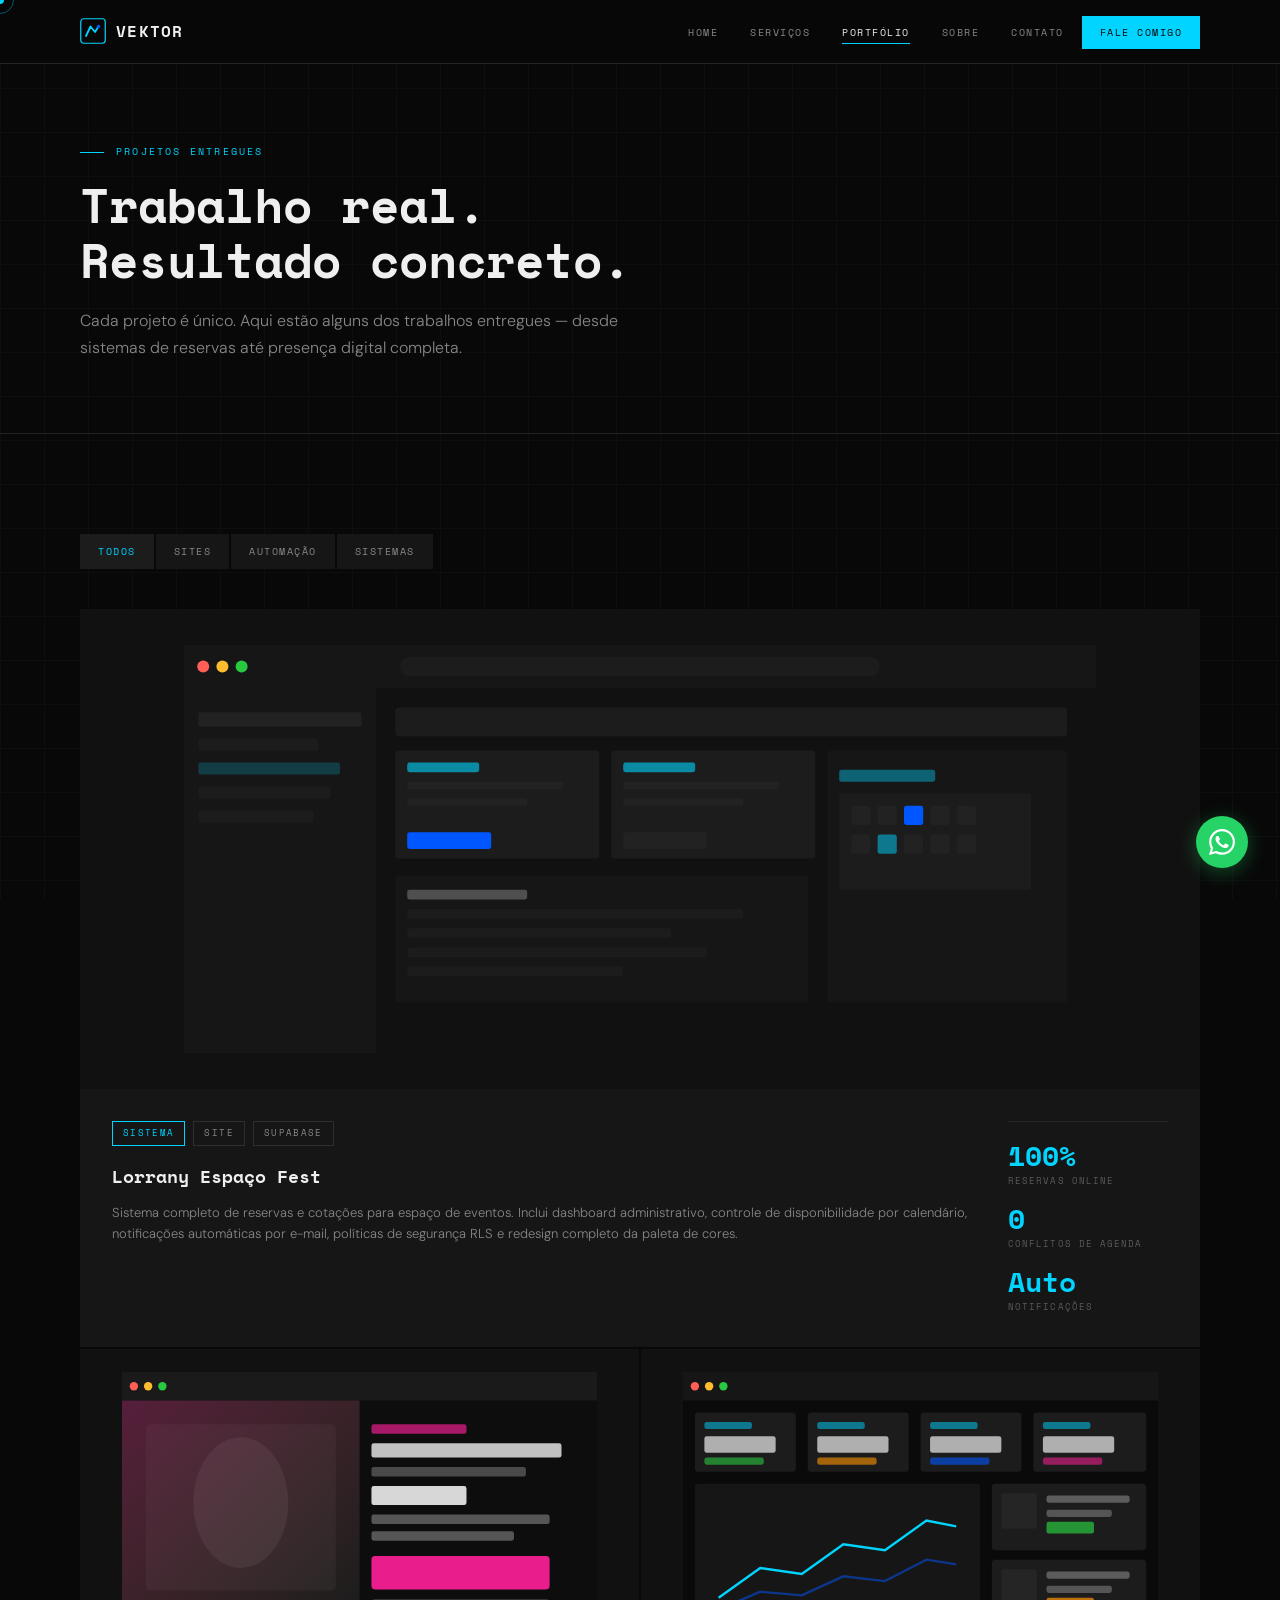
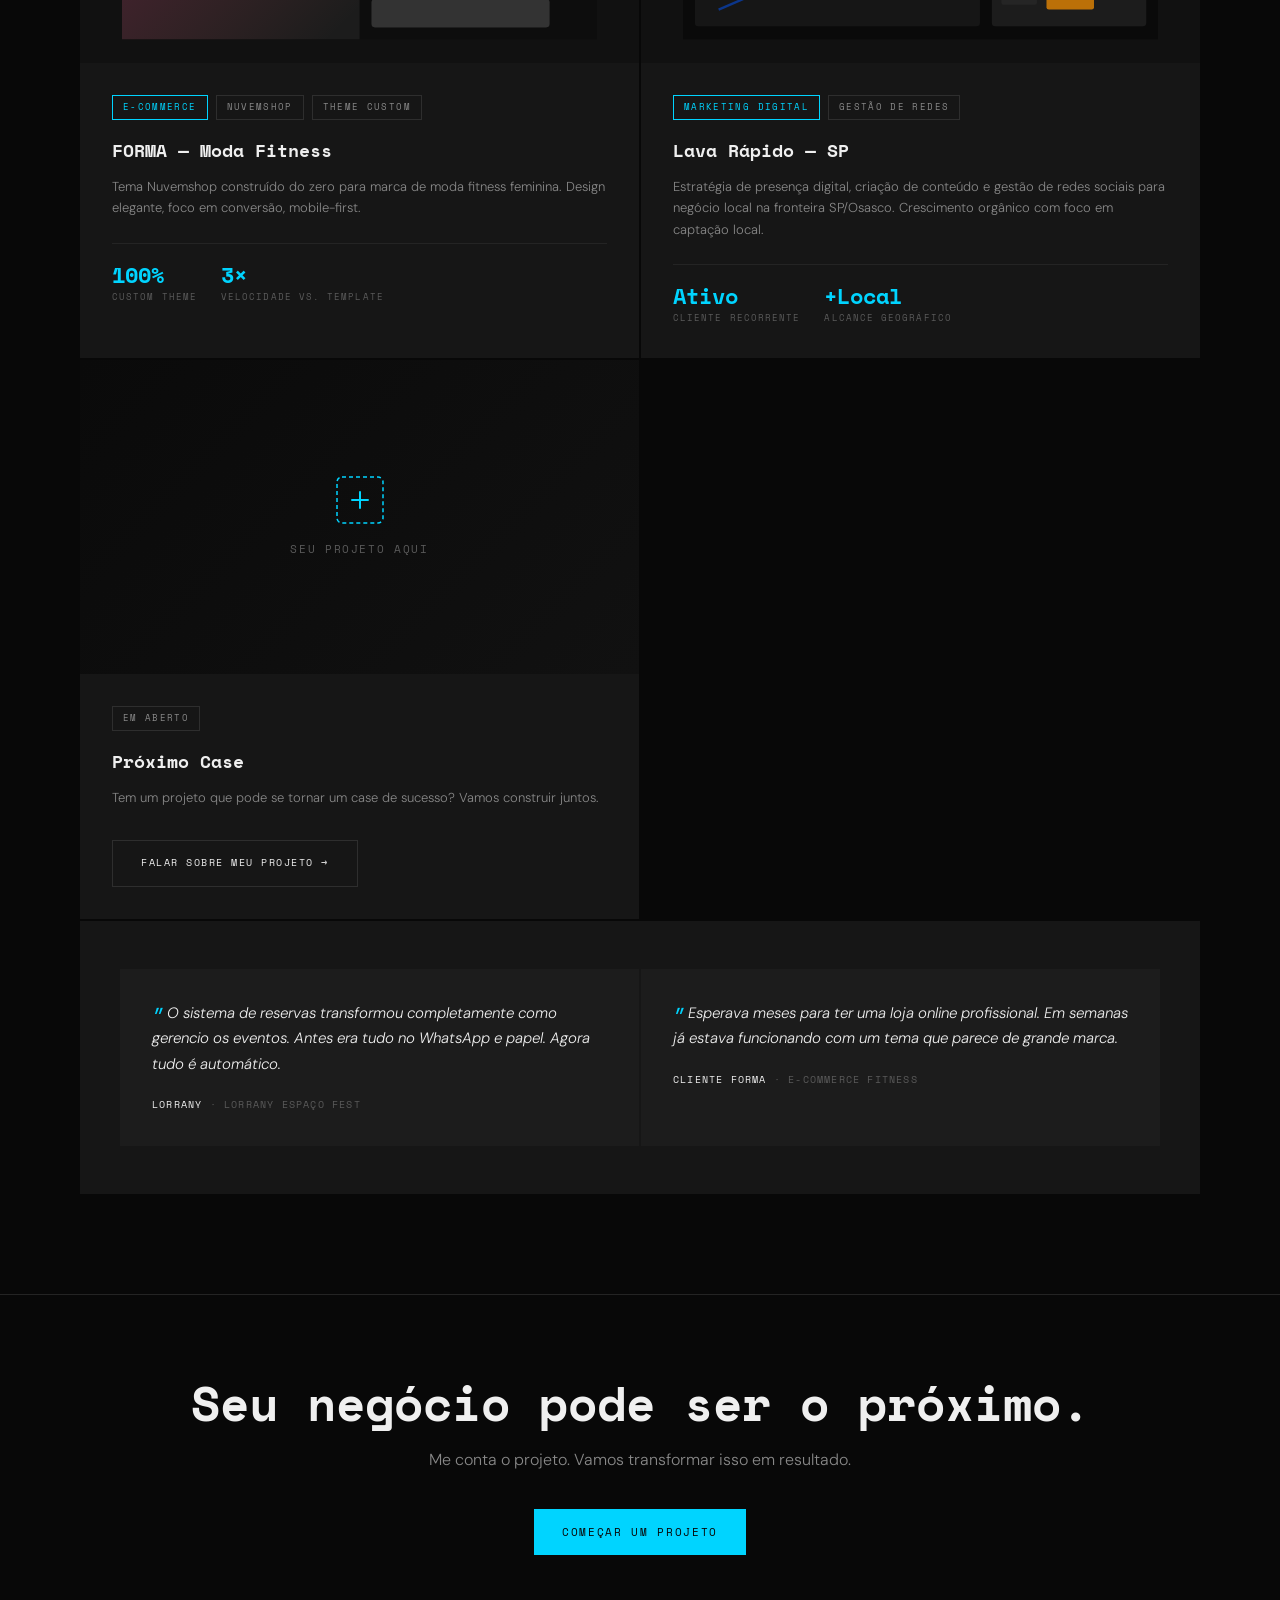
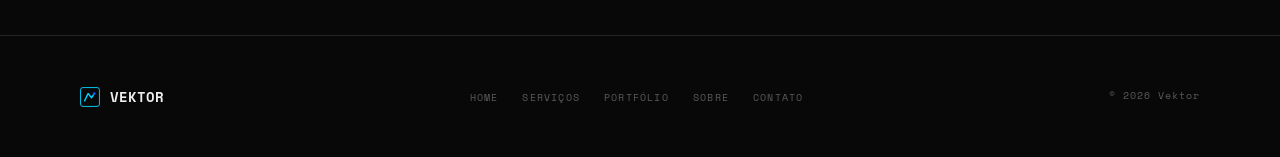
<file: portfolio.html>
<!DOCTYPE html>
<html lang="pt-BR">
<head>
<meta charset="UTF-8">
<meta name="viewport" content="width=device-width, initial-scale=1.0">
<title>Portfólio — Vektor</title>
<meta name="description" content="Cases reais de sites, automações e sistemas entregues. Resultados concretos para negócios reais.">
<style>
/* ─── VEKTOR · Global Styles ─────────────────────────────── */
@import url('https://fonts.googleapis.com/css2?family=Space+Mono:ital,wght@0,400;0,700;1,400&family=DM+Sans:wght@300;400;500;600&display=swap');

:root {
  --black:   #080808;
  --dark:    #111111;
  --panel:   #161616;
  --panel2:  #1c1c1c;
  --border:  #242424;
  --border2: #2e2e2e;
  --white:   #efefef;
  --muted:   #5a5a5a;
  --muted2:  #888888;
  --accent:  #00d4ff;
  --blue:    #0057ff;
  --mono:    'Space Mono', monospace;
  --sans:    'DM Sans', sans-serif;
  --nav-h:   64px;
}

*, *::before, *::after { margin: 0; padding: 0; box-sizing: border-box; }

html { scroll-behavior: smooth; }

body {
  background: var(--black);
  color: var(--white);
  font-family: var(--sans);
  font-weight: 300;
  font-size: 15px;
  line-height: 1.65;
  min-height: 100vh;
  overflow-x: hidden;
  cursor: none;
}

/* ─── CURSOR ─── */
.cursor {
  width: 8px; height: 8px;
  background: var(--accent);
  border-radius: 50%;
  position: fixed;
  pointer-events: none;
  z-index: 9999;
  transition: transform 0.15s ease, opacity 0.15s;
  transform: translate(-50%, -50%);
}
.cursor-ring {
  width: 28px; height: 28px;
  border: 1px solid rgba(0,212,255,0.4);
  border-radius: 50%;
  position: fixed;
  pointer-events: none;
  z-index: 9998;
  transform: translate(-50%, -50%);
  transition: transform 0.08s linear, width 0.2s, height 0.2s, border-color 0.2s;
}
body:has(a:hover) .cursor-ring,
body:has(button:hover) .cursor-ring {
  width: 44px; height: 44px;
  border-color: rgba(0,212,255,0.7);
}

/* ─── GRID TEXTURE ─── */
.grid-bg {
  position: fixed; inset: 0;
  background-image:
    linear-gradient(var(--border) 1px, transparent 1px),
    linear-gradient(90deg, var(--border) 1px, transparent 1px);
  background-size: 44px 44px;
  opacity: 0.22;
  pointer-events: none;
  z-index: 0;
}

/* ─── NAV ─── */
nav {
  position: fixed; top: 0; left: 0; right: 0;
  height: var(--nav-h);
  background: rgba(8,8,8,0.92);
  backdrop-filter: blur(12px);
  -webkit-backdrop-filter: blur(12px);
  border-bottom: 1px solid var(--border);
  z-index: 100;
  display: flex; align-items: center;
}

.nav-inner {
  max-width: 1200px; margin: 0 auto;
  padding: 0 40px;
  width: 100%;
  display: flex; align-items: center; justify-content: space-between;
}

.nav-logo {
  display: flex; align-items: center; gap: 10px;
  text-decoration: none;
}
.nav-logo svg { width: 26px; height: 26px; }
.nav-wordmark {
  font-family: var(--mono);
  font-size: 16px;
  font-weight: 700;
  color: var(--white);
  letter-spacing: 0.08em;
}

.nav-links {
  display: flex; align-items: center; gap: 4px;
  list-style: none;
}
.nav-links a {
  font-family: var(--mono);
  font-size: 10px;
  letter-spacing: 0.15em;
  text-transform: uppercase;
  color: var(--muted2);
  text-decoration: none;
  padding: 8px 14px;
  transition: color 0.2s;
  position: relative;
}
.nav-links a::after {
  content: '';
  position: absolute; bottom: 4px; left: 14px; right: 14px;
  height: 1px;
  background: var(--accent);
  transform: scaleX(0);
  transition: transform 0.2s;
}
.nav-links a:hover { color: var(--white); }
.nav-links a:hover::after,
.nav-links a.active::after { transform: scaleX(1); }
.nav-links a.active { color: var(--white); }

.nav-cta {
  font-family: var(--mono);
  font-size: 10px;
  letter-spacing: 0.15em;
  text-transform: uppercase;
  color: var(--black) !important;
  background: var(--accent);
  padding: 9px 18px !important;
  text-decoration: none;
  transition: background 0.2s !important;
}
.nav-cta:hover { background: var(--white) !important; color: var(--black) !important; }
.nav-cta::after { display: none !important; }

/* ─── HAMBURGER MOBILE ─── */
.nav-toggle {
  display: none;
  flex-direction: column; gap: 5px;
  cursor: pointer; padding: 8px;
}
.nav-toggle span {
  display: block; width: 22px; height: 1.5px;
  background: var(--white);
  transition: transform 0.2s, opacity 0.2s;
}

/* ─── MAIN WRAPPER ─── */
main {
  position: relative; z-index: 1;
  padding-top: var(--nav-h);
}

/* ─── SECTIONS ─── */
.section { padding: 100px 0; }
.section-sm { padding: 64px 0; }

.container {
  max-width: 1200px; margin: 0 auto; padding: 0 40px;
}

/* ─── SECTION LABEL ─── */
.s-label {
  font-family: var(--mono);
  font-size: 10px;
  letter-spacing: 0.22em;
  text-transform: uppercase;
  color: var(--accent);
  margin-bottom: 16px;
  display: flex; align-items: center; gap: 12px;
}
.s-label::before {
  content: '';
  display: block; width: 24px; height: 1px;
  background: var(--accent);
}

.s-title {
  font-family: var(--mono);
  font-size: clamp(28px, 4vw, 48px);
  font-weight: 700;
  line-height: 1.15;
  color: var(--white);
  margin-bottom: 20px;
}

.s-subtitle {
  font-size: 16px;
  font-weight: 300;
  color: var(--muted2);
  max-width: 560px;
  line-height: 1.7;
}

/* ─── DIVIDER ─── */
.divider {
  border: none;
  border-top: 1px solid var(--border);
}

/* ─── BUTTONS ─── */
.btn {
  display: inline-flex; align-items: center; gap: 10px;
  font-family: var(--mono);
  font-size: 11px;
  letter-spacing: 0.15em;
  text-transform: uppercase;
  text-decoration: none;
  padding: 14px 28px;
  transition: all 0.2s;
  cursor: pointer;
  border: none;
}

.btn-primary {
  background: var(--accent);
  color: var(--black);
}
.btn-primary:hover {
  background: var(--white);
  color: var(--black);
}

.btn-outline {
  background: transparent;
  color: var(--white);
  border: 1px solid var(--border2);
}
.btn-outline:hover {
  border-color: var(--accent);
  color: var(--accent);
}

.btn-ghost {
  background: transparent;
  color: var(--muted2);
  padding-left: 0; padding-right: 0;
}
.btn-ghost:hover { color: var(--accent); }
.btn-ghost svg { transition: transform 0.2s; }
.btn-ghost:hover svg { transform: translateX(4px); }

/* ─── WHATSAPP FLOAT ─── */
.wa-float {
  position: fixed;
  bottom: 32px; right: 32px;
  z-index: 200;
  width: 52px; height: 52px;
  background: #25d366;
  border-radius: 50%;
  display: flex; align-items: center; justify-content: center;
  text-decoration: none;
  box-shadow: 0 4px 20px rgba(37,211,102,0.35);
  transition: transform 0.2s, box-shadow 0.2s;
}
.wa-float:hover {
  transform: scale(1.1);
  box-shadow: 0 6px 28px rgba(37,211,102,0.5);
}
.wa-float svg { width: 26px; height: 26px; }

/* ─── FOOTER ─── */
footer {
  border-top: 1px solid var(--border);
  position: relative; z-index: 1;
}

.footer-inner {
  max-width: 1200px; margin: 0 auto; padding: 48px 40px;
  display: flex; align-items: center; justify-content: space-between;
  gap: 24px; flex-wrap: wrap;
}

.footer-logo {
  display: flex; align-items: center; gap: 10px;
  text-decoration: none;
}
.footer-wordmark {
  font-family: var(--mono);
  font-size: 14px; font-weight: 700;
  color: var(--white);
}

.footer-links {
  display: flex; gap: 24px; list-style: none; flex-wrap: wrap;
}
.footer-links a {
  font-family: var(--mono);
  font-size: 10px; letter-spacing: 0.12em;
  text-transform: uppercase;
  color: var(--muted);
  text-decoration: none;
  transition: color 0.2s;
}
.footer-links a:hover { color: var(--accent); }

.footer-copy {
  font-family: var(--mono);
  font-size: 10px; color: var(--muted);
  letter-spacing: 0.1em;
}

/* ─── SCROLL ANIMATIONS ─── */
.reveal {
  opacity: 0;
  transform: translateY(24px);
  transition: opacity 0.6s ease, transform 0.6s ease;
}
.reveal.visible {
  opacity: 1;
  transform: none;
}
.reveal-delay-1 { transition-delay: 0.1s; }
.reveal-delay-2 { transition-delay: 0.2s; }
.reveal-delay-3 { transition-delay: 0.3s; }
.reveal-delay-4 { transition-delay: 0.4s; }

/* ─── TAG ─── */
.tag {
  display: inline-block;
  font-family: var(--mono);
  font-size: 9px; letter-spacing: 0.15em;
  text-transform: uppercase;
  padding: 4px 10px;
  border: 1px solid var(--border2);
  color: var(--muted2);
}
.tag.accent { border-color: var(--accent); color: var(--accent); }

/* ─── RESPONSIVE ─── */
@media (max-width: 768px) {
  .container { padding: 0 24px; }
  .section { padding: 72px 0; }
  .nav-inner { padding: 0 24px; }
  .footer-inner { padding: 32px 24px; }

  .nav-links { display: none; flex-direction: column; gap: 0; }
  .nav-links.open {
    display: flex;
    position: fixed;
    top: var(--nav-h); left: 0; right: 0;
    background: rgba(8,8,8,0.98);
    border-bottom: 1px solid var(--border);
    padding: 16px 0 24px;
  }
  .nav-links.open a { padding: 14px 24px; }
  .nav-toggle { display: flex; }

  .wa-float { bottom: 20px; right: 20px; }

  body { cursor: auto; }
  .cursor, .cursor-ring { display: none; }
}

</style>
<style>
/* PAGE HEADER */
.page-header {
  padding: 80px 0 72px;
  border-bottom: 1px solid var(--border);
}

/* FILTER TABS */
.filter-tabs {
  display: flex; gap: 2px; flex-wrap: wrap;
  margin-bottom: 40px;
}
.filter-btn {
  font-family: var(--mono); font-size: 10px;
  letter-spacing: 0.15em; text-transform: uppercase;
  padding: 10px 18px;
  background: var(--panel); border: none;
  color: var(--muted2); cursor: pointer;
  transition: all 0.2s;
}
.filter-btn:hover, .filter-btn.active {
  background: var(--panel2); color: var(--accent);
}

/* CASES GRID */
.cases-grid {
  display: grid;
  grid-template-columns: repeat(2, 1fr);
  gap: 2px;
}

.case-card {
  background: var(--panel);
  position: relative; overflow: hidden;
  transition: background 0.25s;
}
.case-card:hover { background: var(--panel2); }

.case-thumb {
  width: 100%; aspect-ratio: 16/9;
  background: var(--dark);
  display: flex; align-items: center; justify-content: center;
  position: relative; overflow: hidden;
}

/* SVG Mockup thumbnails */
.mock-browser {
  width: 85%; height: 85%;
}

.case-body { padding: 32px; }

.case-tags {
  display: flex; gap: 8px; flex-wrap: wrap;
  margin-bottom: 16px;
}

.case-title {
  font-family: var(--mono); font-size: 18px;
  font-weight: 700; color: var(--white);
  margin-bottom: 10px;
}

.case-desc {
  font-size: 13px; color: var(--muted2);
  line-height: 1.65; margin-bottom: 24px;
}

.case-results {
  display: flex; gap: 24px; flex-wrap: wrap;
  padding-top: 20px;
  border-top: 1px solid var(--border);
}
.result-item { }
.result-val {
  font-family: var(--mono); font-size: 22px;
  font-weight: 700; color: var(--accent);
  line-height: 1;
}
.result-label {
  font-family: var(--mono); font-size: 9px;
  color: var(--muted); letter-spacing: 0.12em;
  text-transform: uppercase; margin-top: 4px;
}

/* FEATURED (wide) */
.case-card.wide { grid-column: span 2; }
.case-card.wide .case-thumb { aspect-ratio: 21/9; }
.case-card.wide .case-body {
  display: grid; grid-template-columns: 1fr auto;
  gap: 40px; align-items: start;
}
.case-card.wide .case-results { flex-direction: column; gap: 16px; min-width: 160px; }
.case-card.wide .result-val { font-size: 28px; }

/* TESTIMONY */
.testimony {
  margin-top: 2px;
  background: var(--panel);
  padding: 48px 40px;
  display: grid; grid-template-columns: 1fr 1fr;
  gap: 2px;
}
.test-item {
  background: var(--panel2); padding: 32px;
}
.test-quote {
  font-size: 15px; color: var(--white);
  line-height: 1.7; margin-bottom: 20px;
  font-style: italic;
}
.test-quote::before { content: '"'; color: var(--accent); font-size: 32px; line-height: 0; vertical-align: -14px; margin-right: 6px; }
.test-author {
  font-family: var(--mono); font-size: 10px;
  color: var(--muted); letter-spacing: 0.12em;
  text-transform: uppercase;
}
.test-author span { color: var(--white); }

/* RESPONSIVE */
@media (max-width: 900px) {
  .cases-grid { grid-template-columns: 1fr; }
  .case-card.wide { grid-column: span 1; }
  .case-card.wide .case-body { grid-template-columns: 1fr; gap: 20px; }
  .case-card.wide .case-results { flex-direction: row; }
  .testimony { grid-template-columns: 1fr; }
}
@media (max-width: 600px) {
  .case-body { padding: 24px; }
}
</style>
</head>
<body>

<div class="grid-bg"></div>
<div class="cursor"></div>
<div class="cursor-ring"></div>

<nav>
  <div class="nav-inner">
    <a href="index.html" class="nav-logo">
      <svg viewBox="0 0 26 26" fill="none">
        <rect x="0.75" y="0.75" width="24.5" height="24.5" rx="3" stroke="#00d4ff" stroke-width="1.2"/>
        <path d="M6 18L10.5 8.5L15 14L18.5 8.5" stroke="#00d4ff" stroke-width="1.8" stroke-linecap="round" stroke-linejoin="round"/>
        <circle cx="18.5" cy="8.5" r="1.8" fill="#0057ff"/>
      </svg>
      <span class="nav-wordmark">VEKTOR</span>
    </a>
    <ul class="nav-links" id="navLinks">
      <li><a href="index.html">Home</a></li>
      <li><a href="servicos.html">Serviços</a></li>
      <li><a href="portfolio.html" class="active">Portfólio</a></li>
      <li><a href="sobre.html">Sobre</a></li>
      <li><a href="contato.html">Contato</a></li>
      <li><a href="contato.html" class="nav-cta">Fale Comigo</a></li>
    </ul>
    <div class="nav-toggle" onclick="toggleNav()"><span></span><span></span><span></span></div>
  </div>
</nav>

<main>
  <div class="page-header">
    <div class="container">
      <div class="s-label reveal">Projetos Entregues</div>
      <h1 class="s-title reveal">Trabalho real.<br>Resultado concreto.</h1>
      <p class="s-subtitle reveal" style="margin-top:16px;">Cada projeto é único. Aqui estão alguns dos trabalhos entregues — desde sistemas de reservas até presença digital completa.</p>
    </div>
  </div>

  <section class="section">
    <div class="container">

      <div class="filter-tabs reveal">
        <button class="filter-btn active" onclick="filterCases(this, 'all')">Todos</button>
        <button class="filter-btn" onclick="filterCases(this, 'site')">Sites</button>
        <button class="filter-btn" onclick="filterCases(this, 'automacao')">Automação</button>
        <button class="filter-btn" onclick="filterCases(this, 'sistema')">Sistemas</button>
      </div>

      <div class="cases-grid" id="casesGrid">

        <!-- CASE 1 — Lorrany Espaço Fest (wide/featured) -->
        <div class="case-card wide reveal" data-cat="sistema site">
          <div class="case-thumb">
            <!-- SVG mockup de sistema de reservas -->
            <svg class="mock-browser" viewBox="0 0 760 340" fill="none" xmlns="http://www.w3.org/2000/svg">
              <rect width="760" height="340" fill="#111"/>
              <!-- Barra nav -->
              <rect width="760" height="36" fill="#161616"/>
              <circle cx="16" cy="18" r="5" fill="#ff5f57"/>
              <circle cx="32" cy="18" r="5" fill="#febc2e"/>
              <circle cx="48" cy="18" r="5" fill="#28c840"/>
              <rect x="180" y="10" width="400" height="16" rx="8" fill="#1c1c1c"/>
              <!-- Sidebar -->
              <rect x="0" y="36" width="160" height="304" fill="#161616"/>
              <rect x="12" y="56" width="136" height="12" rx="2" fill="#222"/>
              <rect x="12" y="78" width="100" height="10" rx="2" fill="#1c1c1c"/>
              <rect x="12" y="98" width="118" height="10" rx="2" fill="#00d4ff" opacity="0.2"/>
              <rect x="12" y="118" width="110" height="10" rx="2" fill="#1c1c1c"/>
              <rect x="12" y="138" width="96" height="10" rx="2" fill="#1c1c1c"/>
              <!-- Content -->
              <rect x="176" y="52" width="560" height="24" rx="3" fill="#1c1c1c"/>
              <!-- Cards reserva -->
              <rect x="176" y="88" width="170" height="90" rx="3" fill="#1c1c1c"/>
              <rect x="186" y="98" width="60" height="8" rx="2" fill="#00d4ff" opacity="0.6"/>
              <rect x="186" y="114" width="130" height="6" rx="2" fill="#222"/>
              <rect x="186" y="128" width="100" height="6" rx="2" fill="#222"/>
              <rect x="186" y="156" width="70" height="14" rx="2" fill="#0057ff"/>
              <rect x="356" y="88" width="170" height="90" rx="3" fill="#1c1c1c"/>
              <rect x="366" y="98" width="60" height="8" rx="2" fill="#00d4ff" opacity="0.6"/>
              <rect x="366" y="114" width="130" height="6" rx="2" fill="#222"/>
              <rect x="366" y="128" width="100" height="6" rx="2" fill="#222"/>
              <rect x="366" y="156" width="70" height="14" rx="2" fill="#222"/>
              <rect x="536" y="88" width="200" height="210" rx="3" fill="#161616"/>
              <rect x="546" y="104" width="80" height="10" rx="2" fill="#00d4ff" opacity="0.4"/>
              <rect x="546" y="124" width="160" height="80" rx="2" fill="#1c1c1c"/>
              <!-- Calendar grid -->
              <rect x="556" y="134" width="16" height="16" rx="2" fill="#222"/>
              <rect x="578" y="134" width="16" height="16" rx="2" fill="#222"/>
              <rect x="600" y="134" width="16" height="16" rx="2" fill="#0057ff"/>
              <rect x="622" y="134" width="16" height="16" rx="2" fill="#222"/>
              <rect x="644" y="134" width="16" height="16" rx="2" fill="#222"/>
              <rect x="556" y="158" width="16" height="16" rx="2" fill="#222"/>
              <rect x="578" y="158" width="16" height="16" rx="2" fill="#00d4ff" opacity="0.5"/>
              <rect x="600" y="158" width="16" height="16" rx="2" fill="#222"/>
              <rect x="622" y="158" width="16" height="16" rx="2" fill="#222"/>
              <rect x="644" y="158" width="16" height="16" rx="2" fill="#222"/>
              <rect x="176" y="192" width="344" height="106" rx="3" fill="#161616"/>
              <rect x="186" y="204" width="100" height="8" rx="2" fill="#888" opacity="0.5"/>
              <rect x="186" y="220" width="280" height="8" rx="2" fill="#1c1c1c"/>
              <rect x="186" y="236" width="220" height="8" rx="2" fill="#1c1c1c"/>
              <rect x="186" y="252" width="250" height="8" rx="2" fill="#1c1c1c"/>
              <rect x="186" y="268" width="180" height="8" rx="2" fill="#1c1c1c"/>
            </svg>
          </div>
          <div class="case-body">
            <div>
              <div class="case-tags">
                <span class="tag accent">Sistema</span>
                <span class="tag">Site</span>
                <span class="tag">Supabase</span>
              </div>
              <div class="case-title">Lorrany Espaço Fest</div>
              <div class="case-desc">Sistema completo de reservas e cotações para espaço de eventos. Inclui dashboard administrativo, controle de disponibilidade por calendário, notificações automáticas por e-mail, políticas de segurança RLS e redesign completo da paleta de cores.</div>
            </div>
            <div class="case-results">
              <div class="result-item">
                <div class="result-val">100%</div>
                <div class="result-label">Reservas online</div>
              </div>
              <div class="result-item">
                <div class="result-val">0</div>
                <div class="result-label">Conflitos de agenda</div>
              </div>
              <div class="result-item">
                <div class="result-val">Auto</div>
                <div class="result-label">Notificações</div>
              </div>
            </div>
          </div>
        </div>

        <!-- CASE 2 — FORMA Nuvemshop -->
        <div class="case-card reveal" data-cat="site">
          <div class="case-thumb">
            <svg class="mock-browser" viewBox="0 0 400 225" fill="none" xmlns="http://www.w3.org/2000/svg">
              <rect width="400" height="225" fill="#0d0d0d"/>
              <rect width="400" height="24" fill="#1a1a1a"/>
              <circle cx="10" cy="12" r="3.5" fill="#ff5f57"/>
              <circle cx="22" cy="12" r="3.5" fill="#febc2e"/>
              <circle cx="34" cy="12" r="3.5" fill="#28c840"/>
              <!-- Hero produto -->
              <rect x="0" y="24" width="200" height="201" fill="#1c1c1c"/>
              <rect x="20" y="44" width="160" height="140" rx="4" fill="#252525"/>
              <!-- Silhueta produto -->
              <ellipse cx="100" cy="110" rx="40" ry="55" fill="#333"/>
              <rect x="0" y="24" width="200" height="201" fill="url(#grad1)" opacity="0.3"/>
              <defs>
                <linearGradient id="grad1" x1="0" y1="0" x2="200" y2="200" gradientUnits="userSpaceOnUse">
                  <stop offset="0" stop-color="#e91e8c"/>
                  <stop offset="1" stop-color="#ff6b6b" stop-opacity="0"/>
                </linearGradient>
              </defs>
              <!-- Product info -->
              <rect x="210" y="44" width="80" height="8" rx="2" fill="#e91e8c" opacity="0.7"/>
              <rect x="210" y="60" width="160" height="12" rx="2" fill="#eee" opacity="0.8"/>
              <rect x="210" y="80" width="130" height="8" rx="2" fill="#888" opacity="0.5"/>
              <rect x="210" y="96" width="80" height="16" rx="2" fill="#eee" opacity="0.9"/>
              <rect x="210" y="120" width="150" height="8" rx="2" fill="#555"/>
              <rect x="210" y="134" width="120" height="8" rx="2" fill="#555"/>
              <rect x="210" y="155" width="150" height="28" rx="3" fill="#e91e8c"/>
              <rect x="210" y="191" width="150" height="24" rx="3" fill="#333"/>
            </svg>
          </div>
          <div class="case-body">
            <div class="case-tags">
              <span class="tag accent">E-commerce</span>
              <span class="tag">Nuvemshop</span>
              <span class="tag">Theme Custom</span>
            </div>
            <div class="case-title">FORMA — Moda Fitness</div>
            <div class="case-desc">Tema Nuvemshop construído do zero para marca de moda fitness feminina. Design elegante, foco em conversão, mobile-first.</div>
            <div class="case-results">
              <div class="result-item">
                <div class="result-val">100%</div>
                <div class="result-label">Custom theme</div>
              </div>
              <div class="result-item">
                <div class="result-val">3×</div>
                <div class="result-label">Velocidade vs. template</div>
              </div>
            </div>
          </div>
        </div>

        <!-- CASE 3 — Marketing Digital -->
        <div class="case-card reveal reveal-delay-1" data-cat="automacao">
          <div class="case-thumb">
            <svg class="mock-browser" viewBox="0 0 400 225" fill="none" xmlns="http://www.w3.org/2000/svg">
              <rect width="400" height="225" fill="#0a0a0a"/>
              <rect width="400" height="24" fill="#161616"/>
              <circle cx="10" cy="12" r="3.5" fill="#ff5f57"/>
              <circle cx="22" cy="12" r="3.5" fill="#febc2e"/>
              <circle cx="34" cy="12" r="3.5" fill="#28c840"/>
              <!-- Dashboard -->
              <rect x="10" y="34" width="85" height="50" rx="3" fill="#1c1c1c"/>
              <rect x="18" y="42" width="40" height="6" rx="2" fill="#00d4ff" opacity="0.5"/>
              <rect x="18" y="54" width="60" height="14" rx="2" fill="#eee" opacity="0.7"/>
              <rect x="18" y="72" width="50" height="6" rx="2" fill="#28c840" opacity="0.6"/>

              <rect x="105" y="34" width="85" height="50" rx="3" fill="#1c1c1c"/>
              <rect x="113" y="42" width="40" height="6" rx="2" fill="#00d4ff" opacity="0.5"/>
              <rect x="113" y="54" width="60" height="14" rx="2" fill="#eee" opacity="0.7"/>
              <rect x="113" y="72" width="50" height="6" rx="2" fill="#ff9500" opacity="0.6"/>

              <rect x="200" y="34" width="85" height="50" rx="3" fill="#1c1c1c"/>
              <rect x="208" y="42" width="40" height="6" rx="2" fill="#00d4ff" opacity="0.5"/>
              <rect x="208" y="54" width="60" height="14" rx="2" fill="#eee" opacity="0.7"/>
              <rect x="208" y="72" width="50" height="6" rx="2" fill="#0057ff" opacity="0.6"/>

              <rect x="295" y="34" width="95" height="50" rx="3" fill="#1c1c1c"/>
              <rect x="303" y="42" width="40" height="6" rx="2" fill="#00d4ff" opacity="0.5"/>
              <rect x="303" y="54" width="60" height="14" rx="2" fill="#eee" opacity="0.7"/>
              <rect x="303" y="72" width="50" height="6" rx="2" fill="#e91e8c" opacity="0.6"/>

              <!-- Chart -->
              <rect x="10" y="94" width="240" height="120" rx="3" fill="#161616"/>
              <polyline points="30,190 65,165 100,170 135,145 170,150 205,125 230,130" stroke="#00d4ff" stroke-width="2" fill="none"/>
              <polyline points="30,200 65,185 100,188 135,172 170,176 205,158 230,162" stroke="#0057ff" stroke-width="2" fill="none" opacity="0.5"/>

              <!-- Posts feed -->
              <rect x="260" y="94" width="130" height="56" rx="3" fill="#1c1c1c"/>
              <rect x="268" y="102" width="30" height="30" rx="2" fill="#252525"/>
              <rect x="306" y="104" width="70" height="6" rx="2" fill="#888" opacity="0.6"/>
              <rect x="306" y="116" width="55" height="6" rx="2" fill="#555"/>
              <rect x="306" y="126" width="40" height="10" rx="2" fill="#28c840" opacity="0.7"/>

              <rect x="260" y="158" width="130" height="56" rx="3" fill="#1c1c1c"/>
              <rect x="268" y="166" width="30" height="30" rx="2" fill="#252525"/>
              <rect x="306" y="168" width="70" height="6" rx="2" fill="#888" opacity="0.6"/>
              <rect x="306" y="180" width="55" height="6" rx="2" fill="#555"/>
              <rect x="306" y="190" width="40" height="10" rx="2" fill="#ff9500" opacity="0.7"/>
            </svg>
          </div>
          <div class="case-body">
            <div class="case-tags">
              <span class="tag accent">Marketing Digital</span>
              <span class="tag">Gestão de Redes</span>
            </div>
            <div class="case-title">Lava Rápido — SP</div>
            <div class="case-desc">Estratégia de presença digital, criação de conteúdo e gestão de redes sociais para negócio local na fronteira SP/Osasco. Crescimento orgânico com foco em captação local.</div>
            <div class="case-results">
              <div class="result-item">
                <div class="result-val">Ativo</div>
                <div class="result-label">Cliente recorrente</div>
              </div>
              <div class="result-item">
                <div class="result-val">+Local</div>
                <div class="result-label">Alcance geográfico</div>
              </div>
            </div>
          </div>
        </div>

        <!-- CASE 4 — Placeholder próximo projeto -->
        <div class="case-card reveal reveal-delay-2" data-cat="automacao sistema" style="min-height:320px; display:flex; flex-direction:column;">
          <div class="case-thumb" style="flex:1; background: linear-gradient(135deg, #0a0a0a 0%, #111 100%); align-items:center; justify-content:center; display:flex; flex-direction:column; gap:16px; padding:40px;">
            <svg width="48" height="48" viewBox="0 0 48 48" fill="none">
              <rect x="1" y="1" width="46" height="46" rx="5" stroke="#00d4ff" stroke-width="1.5" stroke-dasharray="4 3"/>
              <path d="M24 16v16M16 24h16" stroke="#00d4ff" stroke-width="2" stroke-linecap="round"/>
            </svg>
            <span style="font-family: var(--mono); font-size:11px; letter-spacing:0.15em; text-transform:uppercase; color: var(--muted);">Seu projeto aqui</span>
          </div>
          <div class="case-body" style="flex:0;">
            <div class="case-tags">
              <span class="tag">Em aberto</span>
            </div>
            <div class="case-title">Próximo Case</div>
            <div class="case-desc">Tem um projeto que pode se tornar um case de sucesso? Vamos construir juntos.</div>
            <a href="contato.html" class="btn btn-outline" style="margin-top:8px; font-size:10px;">Falar sobre meu projeto →</a>
          </div>
        </div>

      </div>

      <!-- TESTIMONIALS -->
      <div class="testimony reveal" style="margin-top:2px;">
        <div class="test-item">
          <p class="test-quote">O sistema de reservas transformou completamente como gerencio os eventos. Antes era tudo no WhatsApp e papel. Agora tudo é automático.</p>
          <div class="test-author"><span>Lorrany</span> · Lorrany Espaço Fest</div>
        </div>
        <div class="test-item">
          <p class="test-quote">Esperava meses para ter uma loja online profissional. Em semanas já estava funcionando com um tema que parece de grande marca.</p>
          <div class="test-author"><span>Cliente FORMA</span> · E-commerce Fitness</div>
        </div>
      </div>

    </div>
  </section>

  <!-- CTA -->
  <section style="padding: 80px 0; border-top: 1px solid var(--border);">
    <div class="container" style="text-align:center;">
      <h2 class="s-title reveal" style="margin-bottom:16px;">Seu negócio pode ser o próximo.</h2>
      <p class="s-subtitle reveal" style="margin: 0 auto 36px; text-align:center;">Me conta o projeto. Vamos transformar isso em resultado.</p>
      <a href="contato.html" class="btn btn-primary reveal">Começar um Projeto</a>
    </div>
  </section>

</main>

<footer>
  <div class="footer-inner">
    <a href="index.html" class="footer-logo">
      <svg width="20" height="20" viewBox="0 0 26 26" fill="none">
        <rect x="0.75" y="0.75" width="24.5" height="24.5" rx="3" stroke="#00d4ff" stroke-width="1.2"/>
        <path d="M6 18L10.5 8.5L15 14L18.5 8.5" stroke="#00d4ff" stroke-width="1.8" stroke-linecap="round" stroke-linejoin="round"/>
        <circle cx="18.5" cy="8.5" r="1.8" fill="#0057ff"/>
      </svg>
      <span class="footer-wordmark">VEKTOR</span>
    </a>
    <ul class="footer-links">
      <li><a href="index.html">Home</a></li>
      <li><a href="servicos.html">Serviços</a></li>
      <li><a href="portfolio.html" class="active">Portfólio</a></li>
      <li><a href="sobre.html">Sobre</a></li>
      <li><a href="contato.html">Contato</a></li>
    </ul>
    <span class="footer-copy">© 2026 Vektor</span>
  </div>
</footer>

<a href="https://wa.me/5511953914167?text=Olá!%20Vim%20pelo%20site%20da%20Vektor%20e%20quero%20saber%20mais." target="_blank" class="wa-float">
  <svg viewBox="0 0 24 24" fill="white"><path d="M17.472 14.382c-.297-.149-1.758-.867-2.03-.967-.273-.099-.471-.148-.67.15-.197.297-.767.966-.94 1.164-.173.199-.347.223-.644.075-.297-.15-1.255-.463-2.39-1.475-.883-.788-1.48-1.761-1.653-2.059-.173-.297-.018-.458.13-.606.134-.133.298-.347.446-.52.149-.174.198-.298.298-.497.099-.198.05-.371-.025-.52-.075-.149-.669-1.612-.916-2.207-.242-.579-.487-.5-.669-.51-.173-.008-.371-.01-.57-.01-.198 0-.52.074-.792.372-.272.297-1.04 1.016-1.04 2.479 0 1.462 1.065 2.875 1.213 3.074.149.198 2.096 3.2 5.077 4.487.709.306 1.262.489 1.694.625.712.227 1.36.195 1.871.118.571-.085 1.758-.719 2.006-1.413.248-.694.248-1.289.173-1.413-.074-.124-.272-.198-.57-.347m-5.421 7.403h-.004a9.87 9.87 0 01-5.031-1.378l-.361-.214-3.741.982.998-3.648-.235-.374a9.86 9.86 0 01-1.51-5.26c.001-5.45 4.436-9.884 9.888-9.884 2.64 0 5.122 1.03 6.988 2.898a9.825 9.825 0 012.893 6.994c-.003 5.45-4.437 9.884-9.885 9.884m8.413-18.297A11.815 11.815 0 0012.05 0C5.495 0 .16 5.335.157 11.892c0 2.096.547 4.142 1.588 5.945L.057 24l6.305-1.654a11.882 11.882 0 005.683 1.448h.005c6.554 0 11.89-5.335 11.893-11.893a11.821 11.821 0 00-3.48-8.413z"/></svg>
</a>

<script>
const cursor=document.querySelector('.cursor');
const ring=document.querySelector('.cursor-ring');
let mx=0,my=0,rx=0,ry=0;
document.addEventListener('mousemove',e=>{mx=e.clientX;my=e.clientY;});
function animCursor(){cursor.style.left=mx+'px';cursor.style.top=my+'px';rx+=(mx-rx)*0.12;ry+=(my-ry)*0.12;ring.style.left=rx+'px';ring.style.top=ry+'px';requestAnimationFrame(animCursor);}
animCursor();

function toggleNav(){document.getElementById('navLinks').classList.toggle('open');}

function filterCases(btn, cat) {
  document.querySelectorAll('.filter-btn').forEach(b=>b.classList.remove('active'));
  btn.classList.add('active');
  document.querySelectorAll('.case-card').forEach(card => {
    const c = card.dataset.cat || '';
    card.style.display = (cat === 'all' || c.includes(cat)) ? '' : 'none';
  });
}

const obs=new IntersectionObserver(entries=>{entries.forEach(e=>{if(e.isIntersecting)e.target.classList.add('visible');});},{threshold:0.08});
document.querySelectorAll('.reveal').forEach(el=>obs.observe(el));
</script>
</body>
</html>
</file>
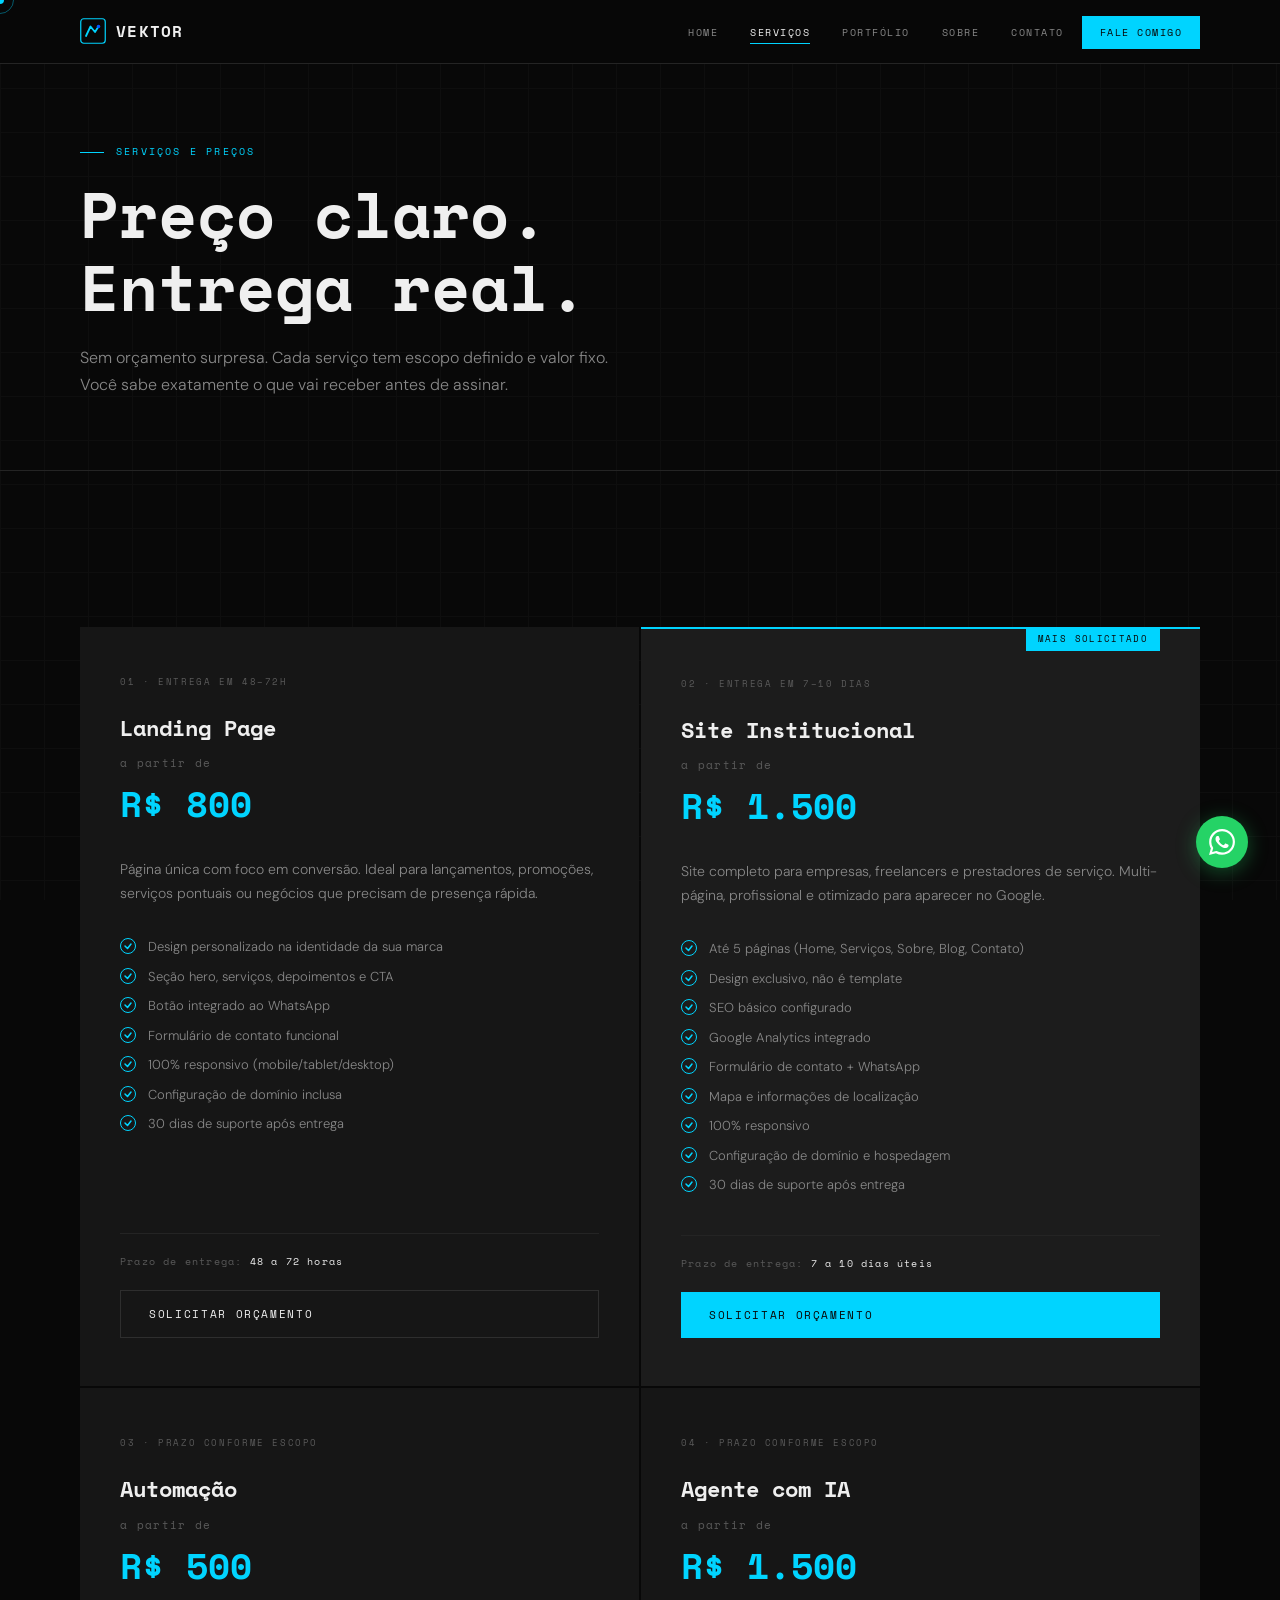
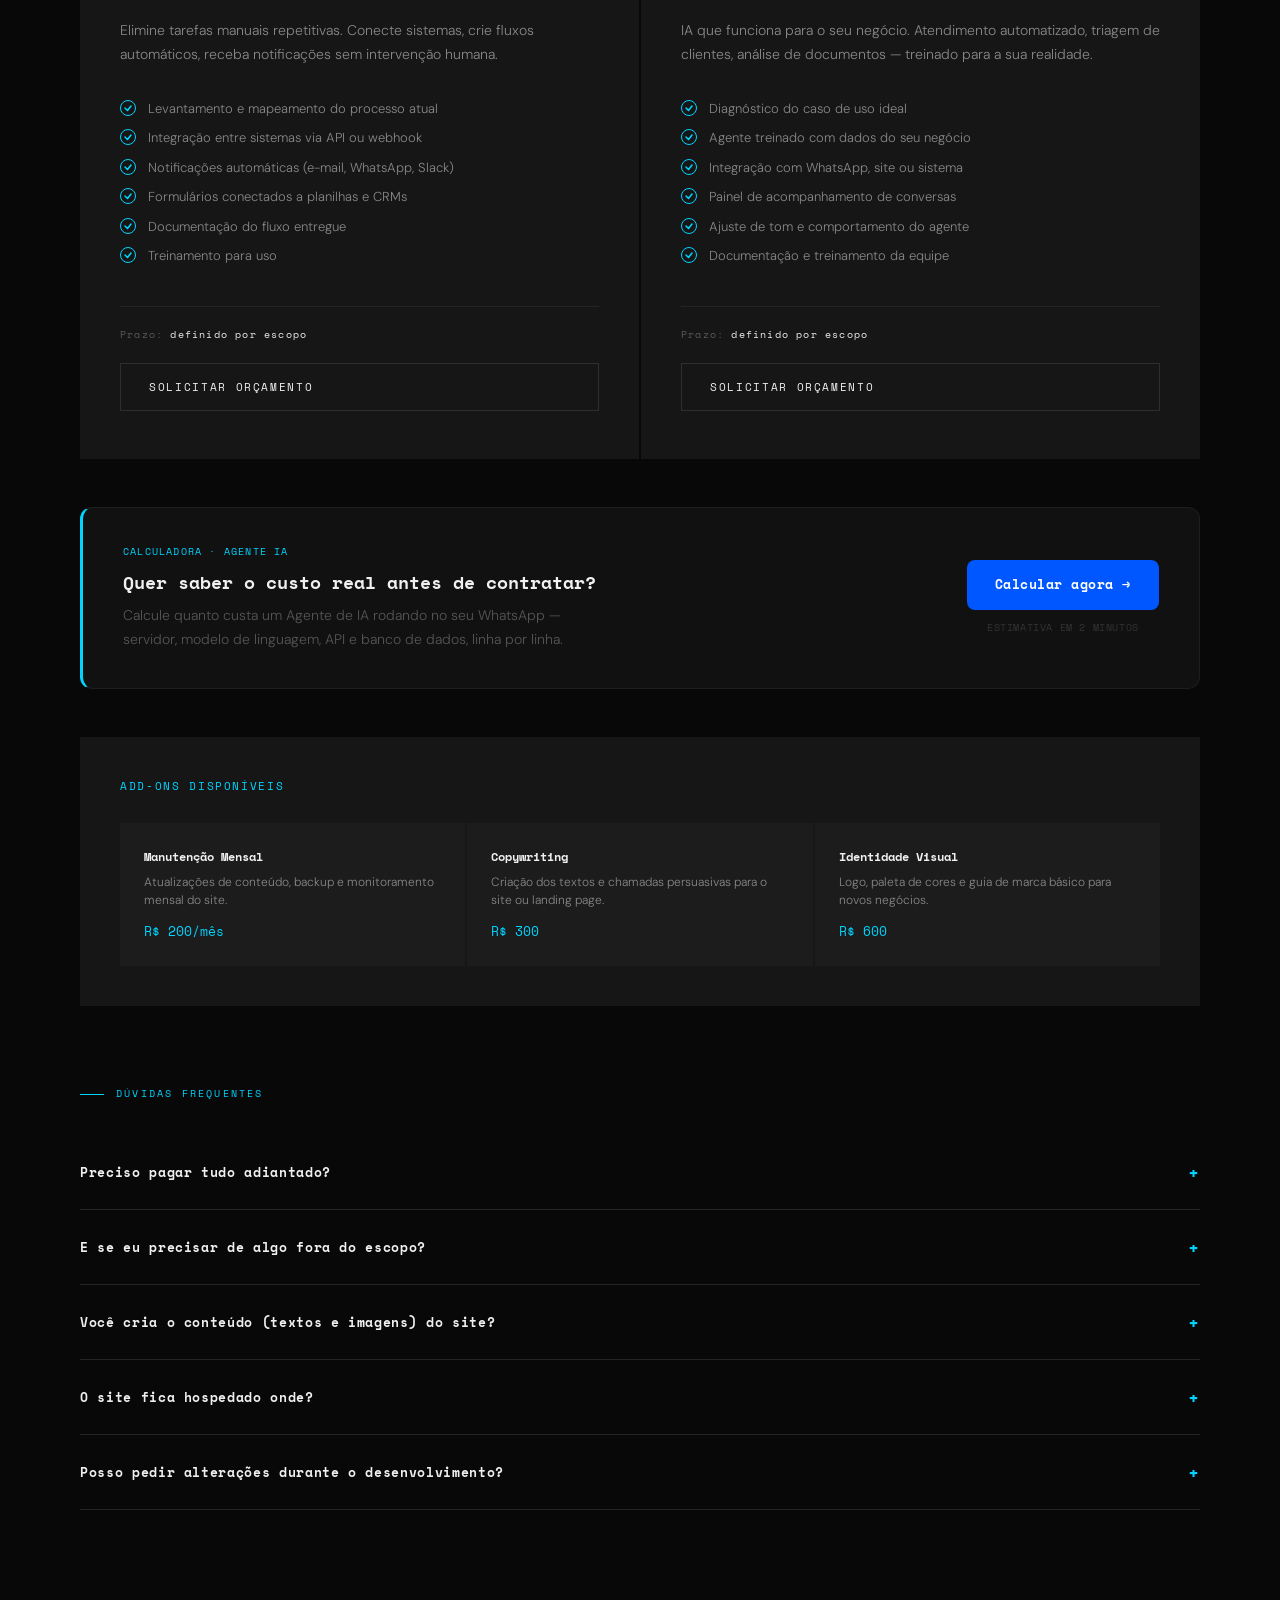
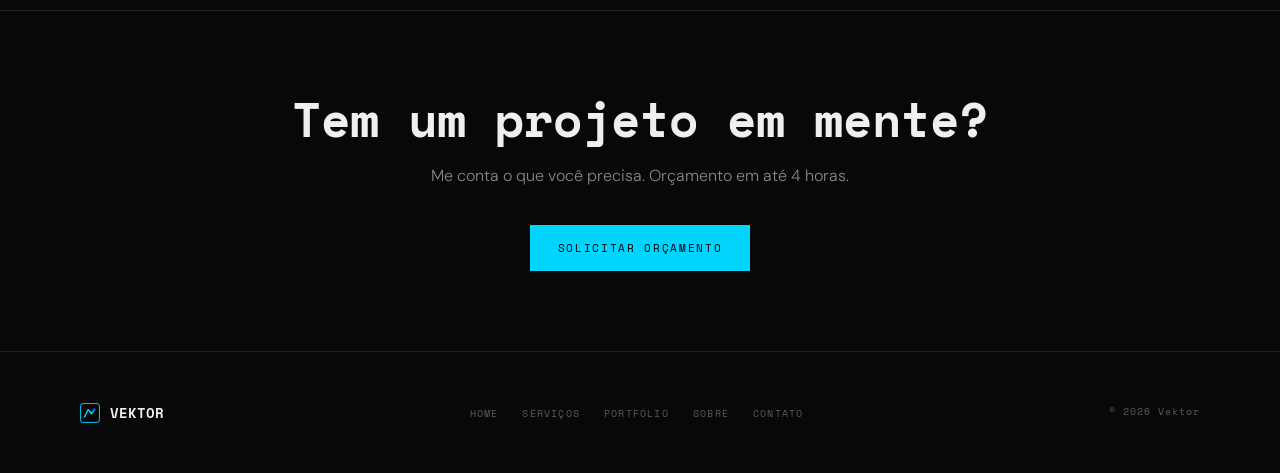
<file: servicos.html>
<!DOCTYPE html>
<html lang="pt-BR">
<head>
<meta charset="UTF-8">
<meta name="viewport" content="width=device-width, initial-scale=1.0">
<title>Serviços — Vektor</title>
<meta name="description" content="Landing pages, sites, automações e agentes com IA. Preços claros, escopo definido, entrega real.">
<style>
/* ─── VEKTOR · Global Styles ─────────────────────────────── */
@import url('https://fonts.googleapis.com/css2?family=Space+Mono:ital,wght@0,400;0,700;1,400&family=DM+Sans:wght@300;400;500;600&display=swap');

:root {
  --black:   #080808;
  --dark:    #111111;
  --panel:   #161616;
  --panel2:  #1c1c1c;
  --border:  #242424;
  --border2: #2e2e2e;
  --white:   #efefef;
  --muted:   #5a5a5a;
  --muted2:  #888888;
  --accent:  #00d4ff;
  --blue:    #0057ff;
  --mono:    'Space Mono', monospace;
  --sans:    'DM Sans', sans-serif;
  --nav-h:   64px;
}

*, *::before, *::after { margin: 0; padding: 0; box-sizing: border-box; }

html { scroll-behavior: smooth; }

body {
  background: var(--black);
  color: var(--white);
  font-family: var(--sans);
  font-weight: 300;
  font-size: 15px;
  line-height: 1.65;
  min-height: 100vh;
  overflow-x: hidden;
  cursor: none;
}

/* ─── CURSOR ─── */
.cursor {
  width: 8px; height: 8px;
  background: var(--accent);
  border-radius: 50%;
  position: fixed;
  pointer-events: none;
  z-index: 9999;
  transition: transform 0.15s ease, opacity 0.15s;
  transform: translate(-50%, -50%);
}
.cursor-ring {
  width: 28px; height: 28px;
  border: 1px solid rgba(0,212,255,0.4);
  border-radius: 50%;
  position: fixed;
  pointer-events: none;
  z-index: 9998;
  transform: translate(-50%, -50%);
  transition: transform 0.08s linear, width 0.2s, height 0.2s, border-color 0.2s;
}
body:has(a:hover) .cursor-ring,
body:has(button:hover) .cursor-ring {
  width: 44px; height: 44px;
  border-color: rgba(0,212,255,0.7);
}

/* ─── GRID TEXTURE ─── */
.grid-bg {
  position: fixed; inset: 0;
  background-image:
    linear-gradient(var(--border) 1px, transparent 1px),
    linear-gradient(90deg, var(--border) 1px, transparent 1px);
  background-size: 44px 44px;
  opacity: 0.22;
  pointer-events: none;
  z-index: 0;
}

/* ─── NAV ─── */
nav {
  position: fixed; top: 0; left: 0; right: 0;
  height: var(--nav-h);
  background: rgba(8,8,8,0.92);
  backdrop-filter: blur(12px);
  -webkit-backdrop-filter: blur(12px);
  border-bottom: 1px solid var(--border);
  z-index: 100;
  display: flex; align-items: center;
}

.nav-inner {
  max-width: 1200px; margin: 0 auto;
  padding: 0 40px;
  width: 100%;
  display: flex; align-items: center; justify-content: space-between;
}

.nav-logo {
  display: flex; align-items: center; gap: 10px;
  text-decoration: none;
}
.nav-logo svg { width: 26px; height: 26px; }
.nav-wordmark {
  font-family: var(--mono);
  font-size: 16px;
  font-weight: 700;
  color: var(--white);
  letter-spacing: 0.08em;
}

.nav-links {
  display: flex; align-items: center; gap: 4px;
  list-style: none;
}
.nav-links a {
  font-family: var(--mono);
  font-size: 10px;
  letter-spacing: 0.15em;
  text-transform: uppercase;
  color: var(--muted2);
  text-decoration: none;
  padding: 8px 14px;
  transition: color 0.2s;
  position: relative;
}
.nav-links a::after {
  content: '';
  position: absolute; bottom: 4px; left: 14px; right: 14px;
  height: 1px;
  background: var(--accent);
  transform: scaleX(0);
  transition: transform 0.2s;
}
.nav-links a:hover { color: var(--white); }
.nav-links a:hover::after,
.nav-links a.active::after { transform: scaleX(1); }
.nav-links a.active { color: var(--white); }

.nav-cta {
  font-family: var(--mono);
  font-size: 10px;
  letter-spacing: 0.15em;
  text-transform: uppercase;
  color: var(--black) !important;
  background: var(--accent);
  padding: 9px 18px !important;
  text-decoration: none;
  transition: background 0.2s !important;
}
.nav-cta:hover { background: var(--white) !important; color: var(--black) !important; }
.nav-cta::after { display: none !important; }

/* ─── HAMBURGER MOBILE ─── */
.nav-toggle {
  display: none;
  flex-direction: column; gap: 5px;
  cursor: pointer; padding: 8px;
}
.nav-toggle span {
  display: block; width: 22px; height: 1.5px;
  background: var(--white);
  transition: transform 0.2s, opacity 0.2s;
}

/* ─── MAIN WRAPPER ─── */
main {
  position: relative; z-index: 1;
  padding-top: var(--nav-h);
}

/* ─── SECTIONS ─── */
.section { padding: 100px 0; }
.section-sm { padding: 64px 0; }

.container {
  max-width: 1200px; margin: 0 auto; padding: 0 40px;
}

/* ─── SECTION LABEL ─── */
.s-label {
  font-family: var(--mono);
  font-size: 10px;
  letter-spacing: 0.22em;
  text-transform: uppercase;
  color: var(--accent);
  margin-bottom: 16px;
  display: flex; align-items: center; gap: 12px;
}
.s-label::before {
  content: '';
  display: block; width: 24px; height: 1px;
  background: var(--accent);
}

.s-title {
  font-family: var(--mono);
  font-size: clamp(28px, 4vw, 48px);
  font-weight: 700;
  line-height: 1.15;
  color: var(--white);
  margin-bottom: 20px;
}

.s-subtitle {
  font-size: 16px;
  font-weight: 300;
  color: var(--muted2);
  max-width: 560px;
  line-height: 1.7;
}

/* ─── DIVIDER ─── */
.divider {
  border: none;
  border-top: 1px solid var(--border);
}

/* ─── BUTTONS ─── */
.btn {
  display: inline-flex; align-items: center; gap: 10px;
  font-family: var(--mono);
  font-size: 11px;
  letter-spacing: 0.15em;
  text-transform: uppercase;
  text-decoration: none;
  padding: 14px 28px;
  transition: all 0.2s;
  cursor: pointer;
  border: none;
}

.btn-primary {
  background: var(--accent);
  color: var(--black);
}
.btn-primary:hover {
  background: var(--white);
  color: var(--black);
}

.btn-outline {
  background: transparent;
  color: var(--white);
  border: 1px solid var(--border2);
}
.btn-outline:hover {
  border-color: var(--accent);
  color: var(--accent);
}

.btn-ghost {
  background: transparent;
  color: var(--muted2);
  padding-left: 0; padding-right: 0;
}
.btn-ghost:hover { color: var(--accent); }
.btn-ghost svg { transition: transform 0.2s; }
.btn-ghost:hover svg { transform: translateX(4px); }

/* ─── WHATSAPP FLOAT ─── */
.wa-float {
  position: fixed;
  bottom: 32px; right: 32px;
  z-index: 200;
  width: 52px; height: 52px;
  background: #25d366;
  border-radius: 50%;
  display: flex; align-items: center; justify-content: center;
  text-decoration: none;
  box-shadow: 0 4px 20px rgba(37,211,102,0.35);
  transition: transform 0.2s, box-shadow 0.2s;
}
.wa-float:hover {
  transform: scale(1.1);
  box-shadow: 0 6px 28px rgba(37,211,102,0.5);
}
.wa-float svg { width: 26px; height: 26px; }

/* ─── FOOTER ─── */
footer {
  border-top: 1px solid var(--border);
  position: relative; z-index: 1;
}

.footer-inner {
  max-width: 1200px; margin: 0 auto; padding: 48px 40px;
  display: flex; align-items: center; justify-content: space-between;
  gap: 24px; flex-wrap: wrap;
}

.footer-logo {
  display: flex; align-items: center; gap: 10px;
  text-decoration: none;
}
.footer-wordmark {
  font-family: var(--mono);
  font-size: 14px; font-weight: 700;
  color: var(--white);
}

.footer-links {
  display: flex; gap: 24px; list-style: none; flex-wrap: wrap;
}
.footer-links a {
  font-family: var(--mono);
  font-size: 10px; letter-spacing: 0.12em;
  text-transform: uppercase;
  color: var(--muted);
  text-decoration: none;
  transition: color 0.2s;
}
.footer-links a:hover { color: var(--accent); }

.footer-copy {
  font-family: var(--mono);
  font-size: 10px; color: var(--muted);
  letter-spacing: 0.1em;
}

/* ─── SCROLL ANIMATIONS ─── */
.reveal {
  opacity: 0;
  transform: translateY(24px);
  transition: opacity 0.6s ease, transform 0.6s ease;
}
.reveal.visible {
  opacity: 1;
  transform: none;
}
.reveal-delay-1 { transition-delay: 0.1s; }
.reveal-delay-2 { transition-delay: 0.2s; }
.reveal-delay-3 { transition-delay: 0.3s; }
.reveal-delay-4 { transition-delay: 0.4s; }

/* ─── TAG ─── */
.tag {
  display: inline-block;
  font-family: var(--mono);
  font-size: 9px; letter-spacing: 0.15em;
  text-transform: uppercase;
  padding: 4px 10px;
  border: 1px solid var(--border2);
  color: var(--muted2);
}
.tag.accent { border-color: var(--accent); color: var(--accent); }

/* ─── RESPONSIVE ─── */
@media (max-width: 768px) {
  .container { padding: 0 24px; }
  .section { padding: 72px 0; }
  .nav-inner { padding: 0 24px; }
  .footer-inner { padding: 32px 24px; }

  .nav-links { display: none; flex-direction: column; gap: 0; }
  .nav-links.open {
    display: flex;
    position: fixed;
    top: var(--nav-h); left: 0; right: 0;
    background: rgba(8,8,8,0.98);
    border-bottom: 1px solid var(--border);
    padding: 16px 0 24px;
  }
  .nav-links.open a { padding: 14px 24px; }
  .nav-toggle { display: flex; }

  .wa-float { bottom: 20px; right: 20px; }

  body { cursor: auto; }
  .cursor, .cursor-ring { display: none; }
}

</style>
<style>
/* PAGE HEADER */
.page-header {
  padding: 80px 0 72px;
  border-bottom: 1px solid var(--border);
}
.page-header .s-title { font-size: clamp(36px, 5vw, 64px); }

/* PRICING TABLE */
.pricing-grid {
  display: grid;
  grid-template-columns: repeat(2, 1fr);
  gap: 2px;
  margin-top: 56px;
}

.pricing-card {
  background: var(--panel);
  padding: 48px 40px;
  position: relative;
  display: flex; flex-direction: column;
}

.pricing-card.featured {
  background: var(--panel2);
  border-top: 2px solid var(--accent);
}

.featured-badge {
  position: absolute; top: -1px; right: 40px;
  background: var(--accent);
  color: var(--black);
  font-family: var(--mono); font-size: 9px;
  letter-spacing: 0.15em; text-transform: uppercase;
  padding: 4px 12px;
}

.pc-tag {
  font-family: var(--mono); font-size: 9px;
  color: var(--muted); letter-spacing: 0.18em;
  text-transform: uppercase; margin-bottom: 20px;
}

.pc-name {
  font-family: var(--mono); font-size: 22px;
  font-weight: 700; color: var(--white);
  margin-bottom: 8px;
}

.pc-price {
  font-family: var(--mono);
  margin-bottom: 24px;
}
.pc-price .from {
  font-size: 11px; color: var(--muted);
  letter-spacing: 0.12em; display: block;
  margin-bottom: 2px;
}
.pc-price .value {
  font-size: 36px; font-weight: 700;
  color: var(--accent);
}
.pc-price .period {
  font-size: 13px; color: var(--muted2);
}

.pc-desc {
  font-size: 14px; color: var(--muted2);
  line-height: 1.7; margin-bottom: 32px;
}

.pc-includes {
  list-style: none; display: flex; flex-direction: column;
  gap: 10px; margin-bottom: 40px; flex: 1;
}
.pc-includes li {
  display: flex; align-items: flex-start; gap: 12px;
  font-size: 13px; color: var(--muted2); line-height: 1.5;
}
.pc-includes li::before {
  content: '';
  width: 16px; height: 16px; flex-shrink: 0;
  border: 1px solid var(--accent);
  border-radius: 50%;
  background: url("data:image/svg+xml,%3Csvg xmlns='http://www.w3.org/2000/svg' width='10' height='10' viewBox='0 0 10 10'%3E%3Cpath d='M2 5l2.5 2.5L8 3' stroke='%2300d4ff' stroke-width='1.5' stroke-linecap='round' stroke-linejoin='round' fill='none'/%3E%3C/svg%3E") center no-repeat;
  margin-top: 1px;
}

.pc-deadline {
  font-family: var(--mono); font-size: 10px;
  letter-spacing: 0.12em; color: var(--muted);
  margin-bottom: 20px;
  padding-top: 20px;
  border-top: 1px solid var(--border);
}
.pc-deadline span { color: var(--white); }

/* ADD-ONS */
.addons {
  margin-top: 2px;
  background: var(--panel);
  padding: 40px;
}
.addons-title {
  font-family: var(--mono); font-size: 11px;
  letter-spacing: 0.15em; text-transform: uppercase;
  color: var(--accent); margin-bottom: 28px;
}
.addons-grid {
  display: grid; grid-template-columns: repeat(3, 1fr); gap: 2px;
}
.addon-item {
  background: var(--panel2); padding: 24px;
}
.addon-name {
  font-family: var(--mono); font-size: 12px; font-weight: 700;
  color: var(--white); margin-bottom: 6px;
}
.addon-desc { font-size: 12px; color: var(--muted2); line-height: 1.5; margin-bottom: 12px; }
.addon-price {
  font-family: var(--mono); font-size: 13px;
  color: var(--accent);
}

/* FAQ */
.faq { margin-top: 80px; }
.faq-item {
  border-bottom: 1px solid var(--border);
}
.faq-q {
  width: 100%; background: none; border: none;
  text-align: left; padding: 24px 0;
  font-family: var(--mono); font-size: 13px;
  font-weight: 700; color: var(--white);
  letter-spacing: 0.05em;
  cursor: pointer;
  display: flex; align-items: center; justify-content: space-between;
  gap: 16px;
}
.faq-q:hover { color: var(--accent); }
.faq-icon { font-size: 18px; color: var(--accent); flex-shrink: 0; transition: transform 0.25s; }
.faq-a {
  font-size: 14px; color: var(--muted2); line-height: 1.7;
  max-height: 0; overflow: hidden;
  transition: max-height 0.35s ease, padding 0.35s ease;
}
.faq-a.open { max-height: 200px; padding-bottom: 24px; }
.faq-q.open .faq-icon { transform: rotate(45deg); }

/* RESPONSIVE */
@media (max-width: 900px) {
  .pricing-grid { grid-template-columns: 1fr; }
  .addons-grid { grid-template-columns: 1fr 1fr; }
}
@media (max-width: 600px) {
  .addons-grid { grid-template-columns: 1fr; }
  .pricing-card { padding: 36px 24px; }
}
</style>
</head>
<body>

<div class="grid-bg"></div>
<div class="cursor"></div>
<div class="cursor-ring"></div>

<nav>
  <div class="nav-inner">
    <a href="index.html" class="nav-logo">
      <svg viewBox="0 0 26 26" fill="none">
        <rect x="0.75" y="0.75" width="24.5" height="24.5" rx="3" stroke="#00d4ff" stroke-width="1.2"/>
        <path d="M6 18L10.5 8.5L15 14L18.5 8.5" stroke="#00d4ff" stroke-width="1.8" stroke-linecap="round" stroke-linejoin="round"/>
        <circle cx="18.5" cy="8.5" r="1.8" fill="#0057ff"/>
      </svg>
      <span class="nav-wordmark">VEKTOR</span>
    </a>
    <ul class="nav-links" id="navLinks">
      <li><a href="index.html">Home</a></li>
      <li><a href="servicos.html" class="active">Serviços</a></li>
      <li><a href="portfolio.html">Portfólio</a></li>
      <li><a href="sobre.html">Sobre</a></li>
      <li><a href="contato.html">Contato</a></li>
      <li><a href="contato.html" class="nav-cta">Fale Comigo</a></li>
    </ul>
    <div class="nav-toggle" onclick="toggleNav()"><span></span><span></span><span></span></div>
  </div>
</nav>

<main>
  <div class="page-header">
    <div class="container">
      <div class="s-label reveal">Serviços e Preços</div>
      <h1 class="s-title reveal">Preço claro.<br>Entrega real.</h1>
      <p class="s-subtitle reveal" style="margin-top:16px;">Sem orçamento surpresa. Cada serviço tem escopo definido e valor fixo. Você sabe exatamente o que vai receber antes de assinar.</p>
    </div>
  </div>

  <section class="section">
    <div class="container">

      <div class="pricing-grid">

        <!-- Landing Page -->
        <div class="pricing-card reveal">
          <div class="pc-tag">01 · Entrega em 48–72h</div>
          <div class="pc-name">Landing Page</div>
          <div class="pc-price">
            <span class="from">a partir de</span>
            <span class="value">R$ 800</span>
          </div>
          <div class="pc-desc">Página única com foco em conversão. Ideal para lançamentos, promoções, serviços pontuais ou negócios que precisam de presença rápida.</div>
          <ul class="pc-includes">
            <li>Design personalizado na identidade da sua marca</li>
            <li>Seção hero, serviços, depoimentos e CTA</li>
            <li>Botão integrado ao WhatsApp</li>
            <li>Formulário de contato funcional</li>
            <li>100% responsivo (mobile/tablet/desktop)</li>
            <li>Configuração de domínio inclusa</li>
            <li>30 dias de suporte após entrega</li>
          </ul>
          <div class="pc-deadline">Prazo de entrega: <span>48 a 72 horas</span></div>
          <a href="contato.html" class="btn btn-outline">Solicitar orçamento</a>
        </div>

        <!-- Site Institucional -->
        <div class="pricing-card featured reveal reveal-delay-1">
          <div class="featured-badge">Mais solicitado</div>
          <div class="pc-tag">02 · Entrega em 7–10 dias</div>
          <div class="pc-name">Site Institucional</div>
          <div class="pc-price">
            <span class="from">a partir de</span>
            <span class="value">R$ 1.500</span>
          </div>
          <div class="pc-desc">Site completo para empresas, freelancers e prestadores de serviço. Multi-página, profissional e otimizado para aparecer no Google.</div>
          <ul class="pc-includes">
            <li>Até 5 páginas (Home, Serviços, Sobre, Blog, Contato)</li>
            <li>Design exclusivo, não é template</li>
            <li>SEO básico configurado</li>
            <li>Google Analytics integrado</li>
            <li>Formulário de contato + WhatsApp</li>
            <li>Mapa e informações de localização</li>
            <li>100% responsivo</li>
            <li>Configuração de domínio e hospedagem</li>
            <li>30 dias de suporte após entrega</li>
          </ul>
          <div class="pc-deadline">Prazo de entrega: <span>7 a 10 dias úteis</span></div>
          <a href="contato.html" class="btn btn-primary">Solicitar orçamento</a>
        </div>

        <!-- Automação -->
        <div class="pricing-card reveal">
          <div class="pc-tag">03 · Prazo conforme escopo</div>
          <div class="pc-name">Automação</div>
          <div class="pc-price">
            <span class="from">a partir de</span>
            <span class="value">R$ 500</span>
          </div>
          <div class="pc-desc">Elimine tarefas manuais repetitivas. Conecte sistemas, crie fluxos automáticos, receba notificações sem intervenção humana.</div>
          <ul class="pc-includes">
            <li>Levantamento e mapeamento do processo atual</li>
            <li>Integração entre sistemas via API ou webhook</li>
            <li>Notificações automáticas (e-mail, WhatsApp, Slack)</li>
            <li>Formulários conectados a planilhas e CRMs</li>
            <li>Documentação do fluxo entregue</li>
            <li>Treinamento para uso</li>
          </ul>
          <div class="pc-deadline">Prazo: <span>definido por escopo</span></div>
          <a href="contato.html" class="btn btn-outline">Solicitar orçamento</a>
        </div>

        <!-- Agente IA -->
        <div class="pricing-card reveal reveal-delay-1">
          <div class="pc-tag">04 · Prazo conforme escopo</div>
          <div class="pc-name">Agente com IA</div>
          <div class="pc-price">
            <span class="from">a partir de</span>
            <span class="value">R$ 1.500</span>
          </div>
          <div class="pc-desc">IA que funciona para o seu negócio. Atendimento automatizado, triagem de clientes, análise de documentos — treinado para a sua realidade.</div>
          <ul class="pc-includes">
            <li>Diagnóstico do caso de uso ideal</li>
            <li>Agente treinado com dados do seu negócio</li>
            <li>Integração com WhatsApp, site ou sistema</li>
            <li>Painel de acompanhamento de conversas</li>
            <li>Ajuste de tom e comportamento do agente</li>
            <li>Documentação e treinamento da equipe</li>
          </ul>
          <div class="pc-deadline">Prazo: <span>definido por escopo</span></div>
          <a href="contato.html" class="btn btn-outline">Solicitar orçamento</a>
        </div>

      </div>

      <!-- Calculadora -->
      <!-- ============================================================
     INSERIR no servicos.html
     POSIÇÃO: após o card "04 · Agente com IA"
              e antes da seção "Add-ons disponíveis"
     ============================================================ -->

<div class="calc-banner">
  <div class="calc-banner-left">
    <div class="calc-banner-tag">Calculadora · Agente IA</div>
    <h3 class="calc-banner-title">Quer saber o custo real antes de contratar?</h3>
    <p class="calc-banner-desc">
      Calcule quanto custa um Agente de IA rodando no seu WhatsApp —
      servidor, modelo de linguagem, API e banco de dados, linha por linha.
    </p>
  </div>
  <div class="calc-banner-right">
    <a href="https://calculadora.vektordev.com.br/" target="_blank" class="calc-btn">
      Calcular agora →
    </a>
    <div class="calc-banner-hint">Estimativa em 2 minutos</div>
  </div>
</div>

<style>
.calc-banner {
  background: #111;
  border: 1px solid #1e1e1e;
  border-left: 3px solid #00d4ff;
  border-radius: 12px;
  padding: 36px 40px;
  margin: 48px 0;
  display: flex;
  align-items: center;
  justify-content: space-between;
  gap: 32px;
  flex-wrap: wrap;
}
.calc-banner-tag {
  font-family: 'Space Mono', monospace;
  font-size: 10px;
  text-transform: uppercase;
  letter-spacing: .12em;
  color: #00d4ff;
  margin-bottom: 10px;
}
.calc-banner-title {
  font-family: 'Space Mono', monospace;
  font-size: 18px;
  font-weight: 700;
  color: #f0f0f0;
  margin-bottom: 10px;
  line-height: 1.3;
}
.calc-banner-desc {
  font-size: 14px;
  color: #555;
  line-height: 1.7;
  max-width: 480px;
}
.calc-banner-right {
  display: flex;
  flex-direction: column;
  align-items: center;
  gap: 10px;
  flex-shrink: 0;
}

/* Botão autossuficiente — ignora herança do site */
.calc-btn {
  display: inline-flex !important;
  align-items: center !important;
  justify-content: center !important;
  background: #0057ff !important;
  color: #fff !important;
  font-family: 'Space Mono', monospace !important;
  font-size: 13px !important;
  font-weight: 700 !important;
  letter-spacing: .04em !important;
  padding: 14px 28px !important;
  border-radius: 8px !important;
  text-decoration: none !important;
  border: none !important;
  cursor: pointer;
  white-space: nowrap;
  transition: background .15s, transform .15s, box-shadow .15s;
}
.calc-btn:hover {
  background: #1668ff !important;
  color: #fff !important;
  text-decoration: none !important;
  transform: translateY(-1px);
  box-shadow: 0 8px 24px rgba(0,87,255,.35);
}
.calc-btn:visited {
  color: #fff !important;
}

.calc-banner-hint {
  font-family: 'Space Mono', monospace;
  font-size: 10px;
  color: #333;
  letter-spacing: .06em;
  text-transform: uppercase;
  white-space: nowrap;
}

@media (max-width: 768px) {
  .calc-banner {
    flex-direction: column;
    align-items: flex-start;
    padding: 28px 24px;
  }
  .calc-banner-right {
    width: 100%;
    align-items: flex-start;
  }
}
</style>
      
      <!-- ADD-ONS -->
      <div class="addons reveal">
        <div class="addons-title">Add-ons disponíveis</div>
        <div class="addons-grid">
          <div class="addon-item">
            <div class="addon-name">Manutenção Mensal</div>
            <div class="addon-desc">Atualizações de conteúdo, backup e monitoramento mensal do site.</div>
            <div class="addon-price">R$ 200/mês</div>
          </div>
          <div class="addon-item">
            <div class="addon-name">Copywriting</div>
            <div class="addon-desc">Criação dos textos e chamadas persuasivas para o site ou landing page.</div>
            <div class="addon-price">R$ 300</div>
          </div>
          <div class="addon-item">
            <div class="addon-name">Identidade Visual</div>
            <div class="addon-desc">Logo, paleta de cores e guia de marca básico para novos negócios.</div>
            <div class="addon-price">R$ 600</div>
          </div>
        </div>
      </div>

      <!-- FAQ -->
      <div class="faq reveal">
        <div class="s-label" style="margin-bottom:32px;">Dúvidas frequentes</div>

        <div class="faq-item">
          <button class="faq-q" onclick="toggleFaq(this)">
            Preciso pagar tudo adiantado?
            <span class="faq-icon">+</span>
          </button>
          <div class="faq-a">Não. O padrão é 50% na aprovação da proposta e 50% na entrega. Para projetos maiores, podemos combinar parcelas mensais.</div>
        </div>

        <div class="faq-item">
          <button class="faq-q" onclick="toggleFaq(this)">
            E se eu precisar de algo fora do escopo?
            <span class="faq-icon">+</span>
          </button>
          <div class="faq-a">Qualquer item fora do escopo acordado é tratado como nova demanda, com orçamento separado. Nunca surpresa na fatura final.</div>
        </div>

        <div class="faq-item">
          <button class="faq-q" onclick="toggleFaq(this)">
            Você cria o conteúdo (textos e imagens) do site?
            <span class="faq-icon">+</span>
          </button>
          <div class="faq-a">O conteúdo é fornecido pelo cliente. Se precisar de apoio na criação de textos, o serviço de copywriting pode ser adicionado.</div>
        </div>

        <div class="faq-item">
          <button class="faq-q" onclick="toggleFaq(this)">
            O site fica hospedado onde?
            <span class="faq-icon">+</span>
          </button>
          <div class="faq-a">Recomendo Vercel ou Netlify (grátis para sites estáticos) ou HostGator/Locaweb para sites com backend. Configuração inclusa no serviço.</div>
        </div>

        <div class="faq-item">
          <button class="faq-q" onclick="toggleFaq(this)">
            Posso pedir alterações durante o desenvolvimento?
            <span class="faq-icon">+</span>
          </button>
          <div class="faq-a">Sim. Incluo até 2 rodadas de revisão. Alterações pequenas (texto, cor, imagem) são ajustadas sem custo adicional.</div>
        </div>

      </div>

    </div>
  </section>

  <!-- CTA FINAL -->
  <section style="padding: 80px 0; border-top: 1px solid var(--border);">
    <div class="container" style="text-align:center;">
      <h2 class="s-title reveal" style="margin-bottom:16px;">Tem um projeto em mente?</h2>
      <p class="s-subtitle reveal" style="margin: 0 auto 36px; text-align:center;">Me conta o que você precisa. Orçamento em até 4 horas.</p>
      <a href="contato.html" class="btn btn-primary reveal">Solicitar Orçamento</a>
    </div>
  </section>

</main>

<footer>
  <div class="footer-inner">
    <a href="index.html" class="footer-logo">
      <svg width="20" height="20" viewBox="0 0 26 26" fill="none">
        <rect x="0.75" y="0.75" width="24.5" height="24.5" rx="3" stroke="#00d4ff" stroke-width="1.2"/>
        <path d="M6 18L10.5 8.5L15 14L18.5 8.5" stroke="#00d4ff" stroke-width="1.8" stroke-linecap="round" stroke-linejoin="round"/>
        <circle cx="18.5" cy="8.5" r="1.8" fill="#0057ff"/>
      </svg>
      <span class="footer-wordmark">VEKTOR</span>
    </a>
    <ul class="footer-links">
      <li><a href="index.html">Home</a></li>
      <li><a href="servicos.html" class="active">Serviços</a></li>
      <li><a href="portfolio.html">Portfólio</a></li>
      <li><a href="sobre.html">Sobre</a></li>
      <li><a href="contato.html">Contato</a></li>
    </ul>
    <span class="footer-copy">© 2026 Vektor</span>
  </div>
</footer>

<a href="https://wa.me/5511953914167?text=Olá!%20Vim%20pelo%20site%20da%20Vektor%20e%20quero%20saber%20mais." target="_blank" class="wa-float">
  <svg viewBox="0 0 24 24" fill="white"><path d="M17.472 14.382c-.297-.149-1.758-.867-2.03-.967-.273-.099-.471-.148-.67.15-.197.297-.767.966-.94 1.164-.173.199-.347.223-.644.075-.297-.15-1.255-.463-2.39-1.475-.883-.788-1.48-1.761-1.653-2.059-.173-.297-.018-.458.13-.606.134-.133.298-.347.446-.52.149-.174.198-.298.298-.497.099-.198.05-.371-.025-.52-.075-.149-.669-1.612-.916-2.207-.242-.579-.487-.5-.669-.51-.173-.008-.371-.01-.57-.01-.198 0-.52.074-.792.372-.272.297-1.04 1.016-1.04 2.479 0 1.462 1.065 2.875 1.213 3.074.149.198 2.096 3.2 5.077 4.487.709.306 1.262.489 1.694.625.712.227 1.36.195 1.871.118.571-.085 1.758-.719 2.006-1.413.248-.694.248-1.289.173-1.413-.074-.124-.272-.198-.57-.347m-5.421 7.403h-.004a9.87 9.87 0 01-5.031-1.378l-.361-.214-3.741.982.998-3.648-.235-.374a9.86 9.86 0 01-1.51-5.26c.001-5.45 4.436-9.884 9.888-9.884 2.64 0 5.122 1.03 6.988 2.898a9.825 9.825 0 012.893 6.994c-.003 5.45-4.437 9.884-9.885 9.884m8.413-18.297A11.815 11.815 0 0012.05 0C5.495 0 .16 5.335.157 11.892c0 2.096.547 4.142 1.588 5.945L.057 24l6.305-1.654a11.882 11.882 0 005.683 1.448h.005c6.554 0 11.89-5.335 11.893-11.893a11.821 11.821 0 00-3.48-8.413z"/></svg>
</a>

<script>
const cursor = document.querySelector('.cursor');
const ring = document.querySelector('.cursor-ring');
let mx=0,my=0,rx=0,ry=0;
document.addEventListener('mousemove',e=>{mx=e.clientX;my=e.clientY;});
function animCursor(){cursor.style.left=mx+'px';cursor.style.top=my+'px';rx+=(mx-rx)*0.12;ry+=(my-ry)*0.12;ring.style.left=rx+'px';ring.style.top=ry+'px';requestAnimationFrame(animCursor);}
animCursor();

function toggleNav(){document.getElementById('navLinks').classList.toggle('open');}

function toggleFaq(btn){
  const a=btn.nextElementSibling;
  a.classList.toggle('open');
  btn.classList.toggle('open');
}

const obs=new IntersectionObserver(entries=>{entries.forEach(e=>{if(e.isIntersecting)e.target.classList.add('visible');});},{threshold:0.1});
document.querySelectorAll('.reveal').forEach(el=>obs.observe(el));
</script>
</body>
</html>
</file>
